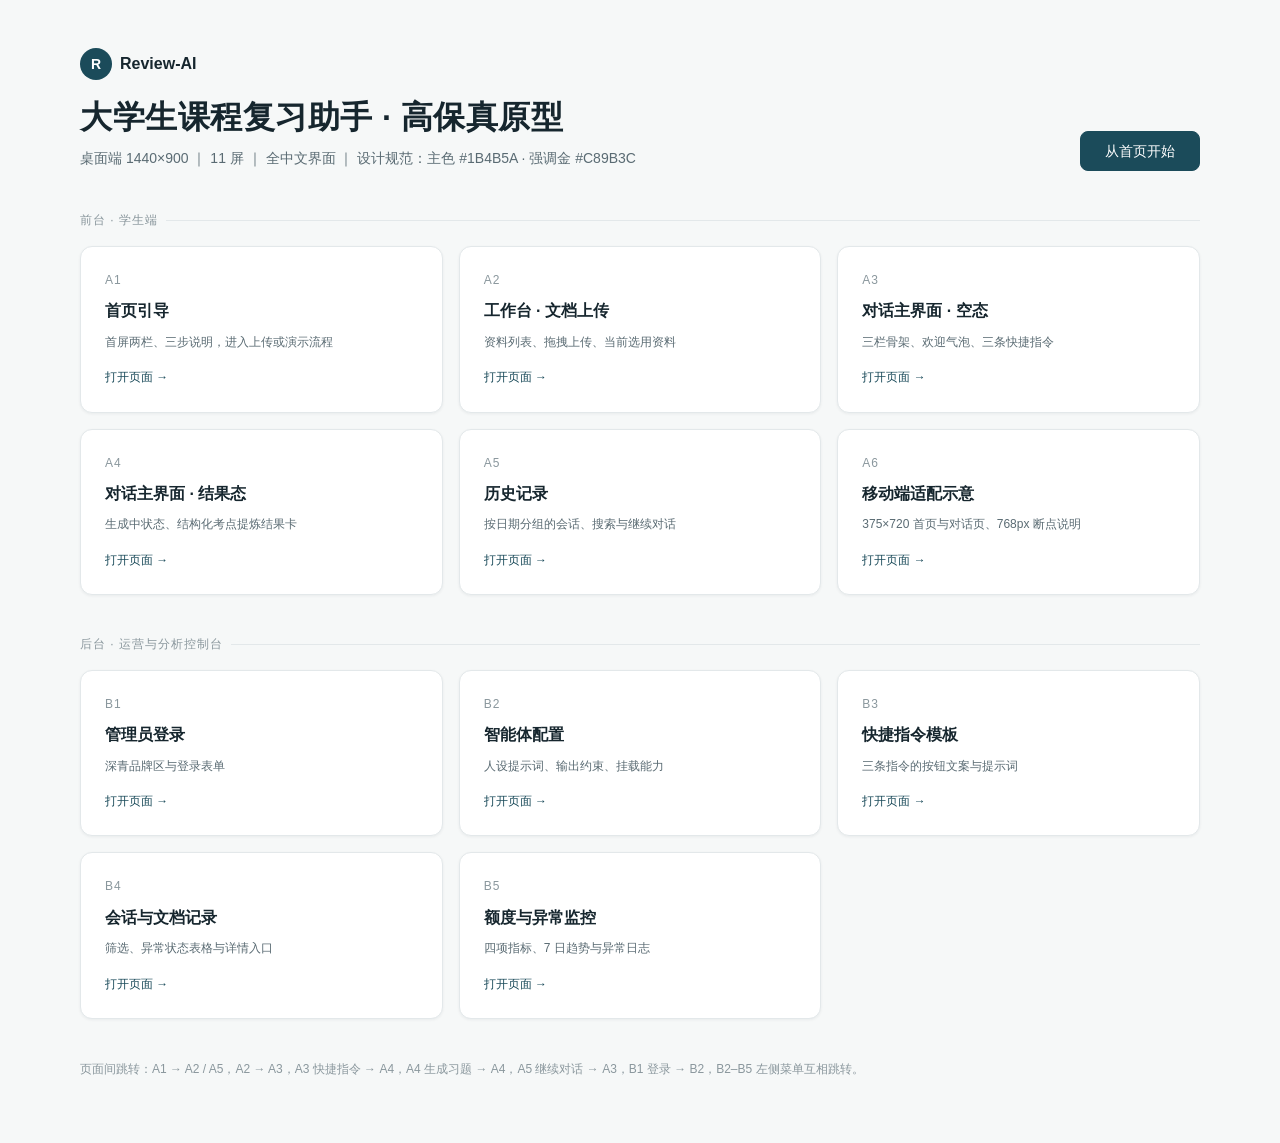
<file: web/index.html>
<!DOCTYPE html>
<html lang="zh-CN">
<head>
<meta charset="UTF-8">
<meta name="viewport" content="width=1440">
<title>Review-AI 原型索引 · 11 屏</title>
<link rel="stylesheet" href="assets/styles.css">
<script src="assets/app.js" defer></script>
</head>
<body>

<main class="ov-wrap">
  <div class="ov-head">
    <div>
      <div class="brand" style="gap: 8px;">
        <span class="brand-mark">R</span>
        <span class="brand-name">Review-AI</span>
      </div>
      <h1 class="page-title" style="margin-top: 16px;">大学生课程复习助手 · 高保真原型</h1>
      <p class="body-text" style="margin-top: 8px;">桌面端 1440×900 ｜ 11 屏 ｜ 全中文界面 ｜ 设计规范：主色 #1B4B5A · 强调金 #C89B3C</p>
    </div>
    <a class="btn btn-primary" href="a1-home.html">从首页开始</a>
  </div>

  <section class="ov-group">
    <div class="ov-group-title">前台 · 学生端</div>
    <div class="ov-grid">
      <a class="card ov-card" href="a1-home.html">
        <span class="ov-no">A1</span>
        <span class="ov-name">首页引导</span>
        <span class="ov-desc">首屏两栏、三步说明，进入上传或演示流程</span>
        <span class="ov-go">打开页面 →</span>
      </a>
      <a class="card ov-card" href="a2-workbench.html">
        <span class="ov-no">A2</span>
        <span class="ov-name">工作台 · 文档上传</span>
        <span class="ov-desc">资料列表、拖拽上传、当前选用资料</span>
        <span class="ov-go">打开页面 →</span>
      </a>
      <a class="card ov-card" href="a3-chat-empty.html">
        <span class="ov-no">A3</span>
        <span class="ov-name">对话主界面 · 空态</span>
        <span class="ov-desc">三栏骨架、欢迎气泡、三条快捷指令</span>
        <span class="ov-go">打开页面 →</span>
      </a>
      <a class="card ov-card" href="a4-chat-result.html">
        <span class="ov-no">A4</span>
        <span class="ov-name">对话主界面 · 结果态</span>
        <span class="ov-desc">生成中状态、结构化考点提炼结果卡</span>
        <span class="ov-go">打开页面 →</span>
      </a>
      <a class="card ov-card" href="a5-history.html">
        <span class="ov-no">A5</span>
        <span class="ov-name">历史记录</span>
        <span class="ov-desc">按日期分组的会话、搜索与继续对话</span>
        <span class="ov-go">打开页面 →</span>
      </a>
      <a class="card ov-card" href="a6-responsive.html">
        <span class="ov-no">A6</span>
        <span class="ov-name">移动端适配示意</span>
        <span class="ov-desc">375×720 首页与对话页、768px 断点说明</span>
        <span class="ov-go">打开页面 →</span>
      </a>
    </div>
  </section>

  <section class="ov-group">
    <div class="ov-group-title">后台 · 运营与分析控制台</div>
    <div class="ov-grid">
      <a class="card ov-card" href="b1-login.html">
        <span class="ov-no">B1</span>
        <span class="ov-name">管理员登录</span>
        <span class="ov-desc">深青品牌区与登录表单</span>
        <span class="ov-go">打开页面 →</span>
      </a>
      <a class="card ov-card" href="b2-agent-config.html">
        <span class="ov-no">B2</span>
        <span class="ov-name">智能体配置</span>
        <span class="ov-desc">人设提示词、输出约束、挂载能力</span>
        <span class="ov-go">打开页面 →</span>
      </a>
      <a class="card ov-card" href="b3-templates.html">
        <span class="ov-no">B3</span>
        <span class="ov-name">快捷指令模板</span>
        <span class="ov-desc">三条指令的按钮文案与提示词</span>
        <span class="ov-go">打开页面 →</span>
      </a>
      <a class="card ov-card" href="b4-records.html">
        <span class="ov-no">B4</span>
        <span class="ov-name">会话与文档记录</span>
        <span class="ov-desc">筛选、异常状态表格与详情入口</span>
        <span class="ov-go">打开页面 →</span>
      </a>
      <a class="card ov-card" href="b5-monitor.html">
        <span class="ov-no">B5</span>
        <span class="ov-name">额度与异常监控</span>
        <span class="ov-desc">四项指标、7 日趋势与异常日志</span>
        <span class="ov-go">打开页面 →</span>
      </a>
    </div>
  </section>

  <p class="foot-note" style="margin-top: 40px;">页面间跳转：A1 → A2 / A5，A2 → A3，A3 快捷指令 → A4，A4 生成习题 → A4，A5 继续对话 → A3，B1 登录 → B2，B2–B5 左侧菜单互相跳转。</p>
</main>

</body>
</html>
</file>
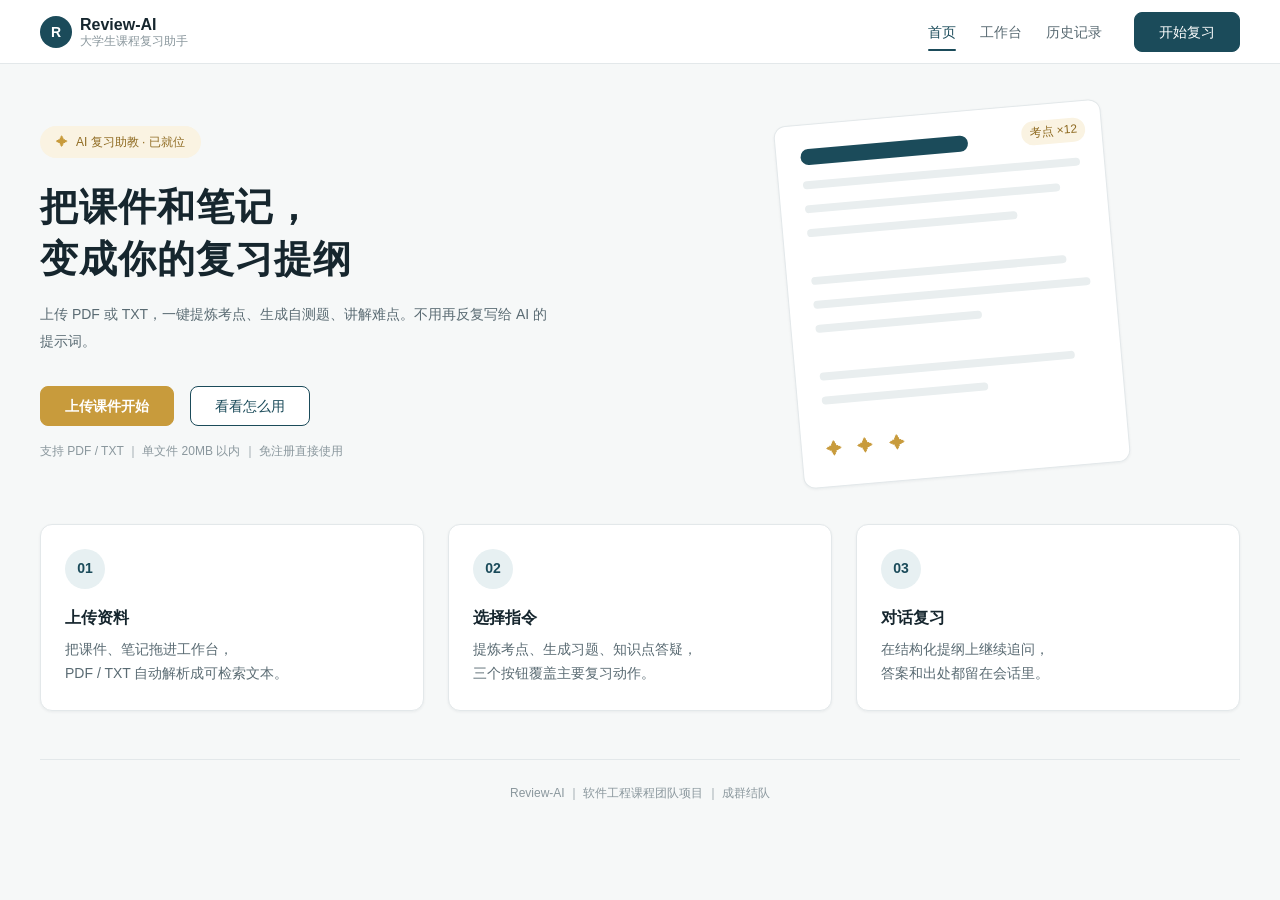
<file: web/a1-home.html>
<!DOCTYPE html>
<html lang="zh-CN">
<head>
<meta charset="UTF-8">
<meta name="viewport" content="width=1440">
<title>前台01_首页引导 · Review-AI</title>
<link rel="stylesheet" href="assets/styles.css">
<script src="assets/app.js" defer></script>
</head>
<body>

<header class="topnav">
  <div class="topnav-inner">
    <a class="brand" href="a1-home.html">
      <span class="brand-mark">R</span>
      <span>
        <span class="brand-name">Review-AI</span>
        <span class="brand-sub">大学生课程复习助手</span>
      </span>
    </a>
    <div class="nav-right">
      <nav class="nav-links">
        <a class="active" href="a1-home.html">首页</a>
        <a href="a2-workbench.html">工作台</a>
        <a href="a5-history.html">历史记录</a>
      </nav>
      <a class="btn btn-primary" href="a2-workbench.html">开始复习</a>
    </div>
  </div>
</header>

<main class="container">
  <section class="hero">
    <div class="hero-copy">
      <span class="ai-pill"><span class="star">✦</span> AI 复习助教 · 已就位</span>
      <h1 class="hero-title">把课件和笔记，<br>变成你的复习提纲</h1>
      <p class="hero-sub">上传 PDF 或 TXT，一键提炼考点、生成自测题、讲解难点。不用再反复写给 AI 的提示词。</p>
      <div class="hero-actions">
        <a class="btn btn-gold" href="a2-workbench.html">上传课件开始</a>
        <a class="btn btn-secondary" href="#how-it-works">看看怎么用</a>
      </div>
      <p class="hero-meta">支持 PDF / TXT ｜ 单文件 20MB 以内 ｜ 免注册直接使用</p>
    </div>

    <div class="hero-visual">
      <div class="hero-doc" aria-hidden="true">
        <span class="hero-doc-tag">考点 ×12</span>
        <div class="doc-title-bar"></div>
        <div class="doc-line w100"></div>
        <div class="doc-line w92"></div>
        <div class="doc-line w76"></div>
        <div class="doc-gap"></div>
        <div class="doc-line w92"></div>
        <div class="doc-line w100"></div>
        <div class="doc-line w60"></div>
        <div class="doc-gap"></div>
        <div class="doc-line w92"></div>
        <div class="doc-line w60"></div>
        <div class="doc-stars"><span>✦</span><span>✦</span><span>✦</span></div>
      </div>
    </div>
  </section>

  <section class="steps" id="how-it-works">
    <article class="step-card card">
      <div class="step-num">01</div>
      <h3 class="step-title">上传资料</h3>
      <p class="step-desc">把课件、笔记拖进工作台，<br>PDF / TXT 自动解析成可检索文本。</p>
    </article>
    <article class="step-card card">
      <div class="step-num">02</div>
      <h3 class="step-title">选择指令</h3>
      <p class="step-desc">提炼考点、生成习题、知识点答疑，<br>三个按钮覆盖主要复习动作。</p>
    </article>
    <article class="step-card card">
      <div class="step-num">03</div>
      <h3 class="step-title">对话复习</h3>
      <p class="step-desc">在结构化提纲上继续追问，<br>答案和出处都留在会话里。</p>
    </article>
  </section>

  <footer class="page-footer">Review-AI ｜ 软件工程课程团队项目 ｜ 成群结队</footer>
</main>

</body>
</html>
</file>
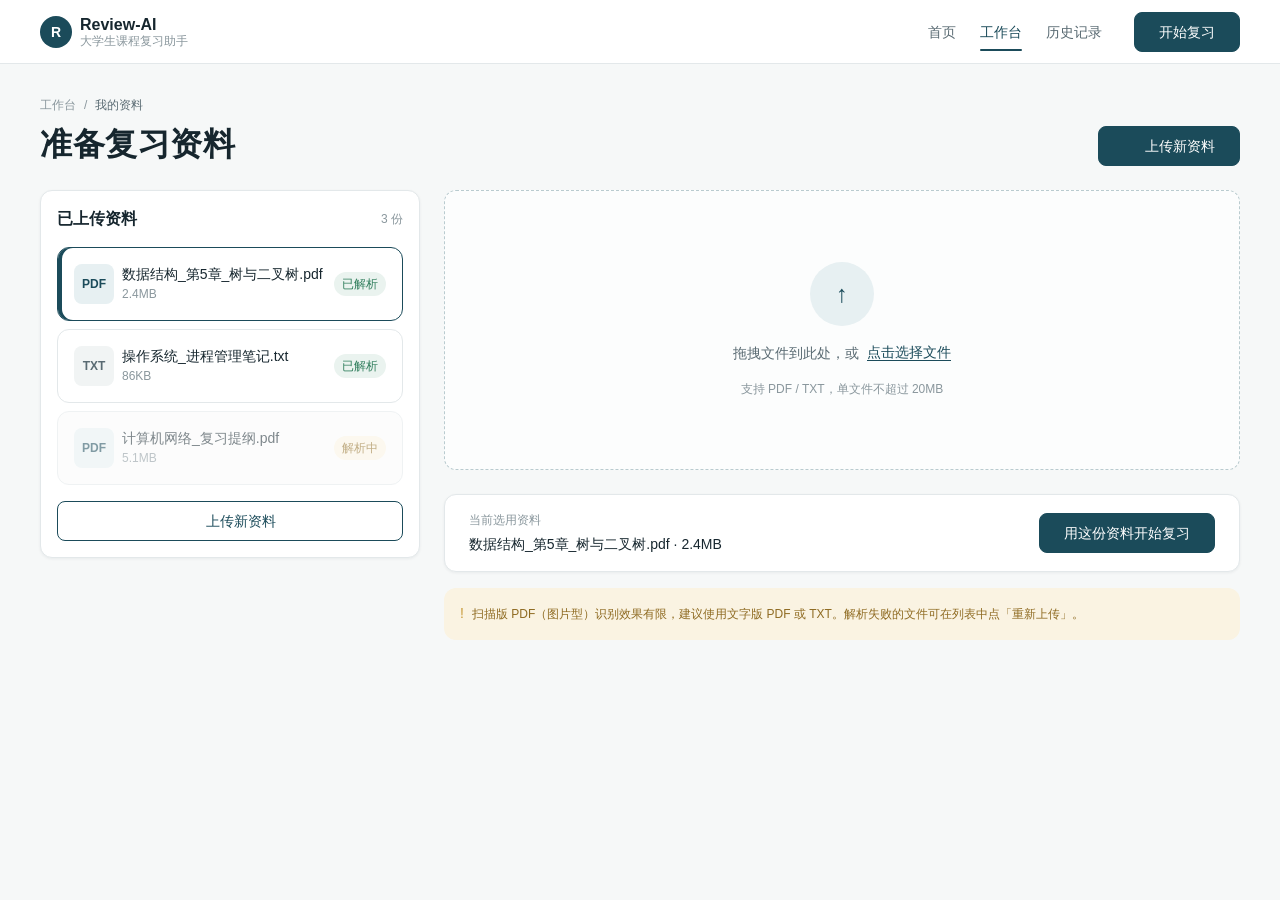
<file: web/a2-workbench.html>
<!DOCTYPE html>
<html lang="zh-CN">
<head>
<meta charset="UTF-8">
<meta name="viewport" content="width=1440">
<title>前台02_工作台-文档上传 · Review-AI</title>
<link rel="stylesheet" href="assets/styles.css">
<script src="assets/app.js" defer></script>
</head>
<body>

<header class="topnav">
  <div class="topnav-inner">
    <a class="brand" href="a1-home.html">
      <span class="brand-mark">R</span>
      <span>
        <span class="brand-name">Review-AI</span>
        <span class="brand-sub">大学生课程复习助手</span>
      </span>
    </a>
    <div class="nav-right">
      <nav class="nav-links">
        <a href="a1-home.html">首页</a>
        <a class="active" href="a2-workbench.html">工作台</a>
        <a href="a5-history.html">历史记录</a>
      </nav>
      <a class="btn btn-primary" href="a2-workbench.html">开始复习</a>
    </div>
  </div>
</header>

<main class="container" style="padding-top: 32px; padding-bottom: 64px;">
  <div class="breadcrumb">
    <a class="breadcrumb-link" href="a2-workbench.html">工作台</a>
    <span class="sep">/</span>
    <span class="current">我的资料</span>
  </div>

  <div class="page-head" style="margin-top: 8px;">
    <h1 class="page-title">准备复习资料</h1>
    <button class="btn btn-primary" type="button" data-upload>
      <iconify-icon icon="@fixed:lucide:plus" aria-hidden="true"></iconify-icon>
      上传新资料
    </button>
  </div>

  <div class="workbench" style="margin-top: 24px;">
    <!-- 左：已上传资料 -->
    <section class="card card-pad-sm" aria-label="已上传资料">
      <div class="panel-head">
        <h2 class="card-title">已上传资料</h2>
        <span class="count-badge"><span id="docCount">3</span> 份</span>
      </div>

      <div class="doc-list" id="docList">
        <div class="doc-card is-selected" data-name="数据结构_第5章_树与二叉树.pdf" data-size="2.4MB" tabindex="0">
          <div class="doc-thumb">PDF</div>
          <div class="doc-info">
            <div class="doc-name">数据结构_第5章_树与二叉树.pdf</div>
            <div class="doc-sub">2.4MB</div>
          </div>
          <span class="status-pill ok doc-status">已解析</span>
        </div>

        <div class="doc-card" data-name="操作系统_进程管理笔记.txt" data-size="86KB" tabindex="0">
          <div class="doc-thumb is-txt">TXT</div>
          <div class="doc-info">
            <div class="doc-name">操作系统_进程管理笔记.txt</div>
            <div class="doc-sub">86KB</div>
          </div>
          <span class="status-pill ok doc-status">已解析</span>
        </div>

        <div class="doc-card is-disabled" aria-disabled="true">
          <div class="doc-thumb">PDF</div>
          <div class="doc-info">
            <div class="doc-name">计算机网络_复习提纲.pdf</div>
            <div class="doc-sub">5.1MB</div>
          </div>
          <span class="status-pill doing doc-status">解析中</span>
        </div>
      </div>

      <div style="margin-top: 16px;">
        <button class="btn btn-secondary btn-block" type="button" data-upload>
          <iconify-icon icon="@fixed:lucide:plus" aria-hidden="true"></iconify-icon>
          上传新资料
        </button>
      </div>
    </section>

    <!-- 右：上传与选用 -->
    <section>
      <div class="dropzone" id="dropzone" role="button" tabindex="0" aria-label="拖拽或点击上传文件">
        <div class="drop-icon" aria-hidden="true"><span class="symbol">↑</span></div>
        <p class="drop-line">
          拖拽文件到此处，或
          <button class="drop-link" type="button" data-upload>点击选择文件</button>
        </p>
        <p class="drop-tip">支持 PDF / TXT，单文件不超过 20MB</p>
        <input id="fileInput" type="file" accept=".pdf,.txt" hidden>
      </div>

      <div class="selected-bar">
        <div>
          <div class="selected-label">当前选用资料</div>
          <div class="selected-name" id="selectedName">数据结构_第5章_树与二叉树.pdf · 2.4MB</div>
        </div>
        <a class="btn btn-primary" href="a3-chat-empty.html">用这份资料开始复习</a>
      </div>

      <div class="alert alert-gold" style="margin-top: 16px;">
        <span class="alert-icon" aria-hidden="true">!</span>
        <span>扫描版 PDF（图片型）识别效果有限，建议使用文字版 PDF 或 TXT。解析失败的文件可在列表中点「重新上传」。</span>
      </div>
    </section>
  </div>
</main>

<script>
  const fileInput = document.getElementById('fileInput');
  const docList = document.getElementById('docList');
  const docCount = document.getElementById('docCount');
  const selectedName = document.getElementById('selectedName');
  const dropzone = document.getElementById('dropzone');

  const openPicker = () => fileInput.click();
  document.querySelectorAll('[data-upload]').forEach((btn) => btn.addEventListener('click', openPicker));
  dropzone.addEventListener('click', (event) => {
    if (event.target.closest('button')) return;
    openPicker();
  });
  dropzone.addEventListener('keydown', (event) => {
    if (event.key === 'Enter' || event.key === ' ') { event.preventDefault(); openPicker(); }
  });

  function selectCard(card) {
    document.querySelectorAll('.doc-card').forEach((item) => item.classList.remove('is-selected'));
    card.classList.add('is-selected');
    selectedName.textContent = card.dataset.name + ' · ' + card.dataset.size;
  }

  docList.addEventListener('click', (event) => {
    const card = event.target.closest('.doc-card');
    if (!card || card.classList.contains('is-disabled')) return;
    selectCard(card);
  });
  docList.addEventListener('keydown', (event) => {
    const card = event.target.closest('.doc-card');
    if (!card || card.classList.contains('is-disabled')) return;
    if (event.key === 'Enter' || event.key === ' ') { event.preventDefault(); selectCard(card); }
  });

  function addFile(file) {
    const isTxt = /\.txt$/i.test(file.name);
    if (!isTxt && !/\.pdf$/i.test(file.name)) {
      showToast('仅支持 PDF / TXT 文件');
      return;
    }
    if (file.size > 20 * 1024 * 1024) {
      showToast('单文件不能超过 20MB');
      return;
    }
    const size = file.size >= 1024 * 1024
      ? (file.size / 1024 / 1024).toFixed(1) + 'MB'
      : Math.max(1, Math.round(file.size / 1024)) + 'KB';
    const card = document.createElement('div');
    card.className = 'doc-card';
    card.tabIndex = 0;
    card.dataset.name = file.name;
    card.dataset.size = size;
    card.innerHTML = '<div class="doc-thumb' + (isTxt ? ' is-txt' : '') + '">' + (isTxt ? 'TXT' : 'PDF') + '</div>'
      + '<div class="doc-info"><div class="doc-name"></div><div class="doc-sub">' + size + '</div></div>'
      + '<span class="status-pill ok doc-status">已解析</span>';
    card.querySelector('.doc-name').textContent = file.name;
    docList.prepend(card);
    selectCard(card);
    docCount.textContent = String(docList.querySelectorAll('.doc-card').length);
    showToast('已上传并完成解析');
  }

  fileInput.addEventListener('change', () => {
    if (fileInput.files && fileInput.files[0]) addFile(fileInput.files[0]);
    fileInput.value = '';
  });

  ['dragenter', 'dragover'].forEach((type) => dropzone.addEventListener(type, (event) => {
    event.preventDefault();
    dropzone.classList.add('is-over');
  }));
  ['dragleave', 'drop'].forEach((type) => dropzone.addEventListener(type, (event) => {
    event.preventDefault();
    dropzone.classList.remove('is-over');
  }));
  dropzone.addEventListener('drop', (event) => {
    const file = event.dataTransfer && event.dataTransfer.files[0];
    if (file) addFile(file);
  });
</script>

</body>
</html>
</file>
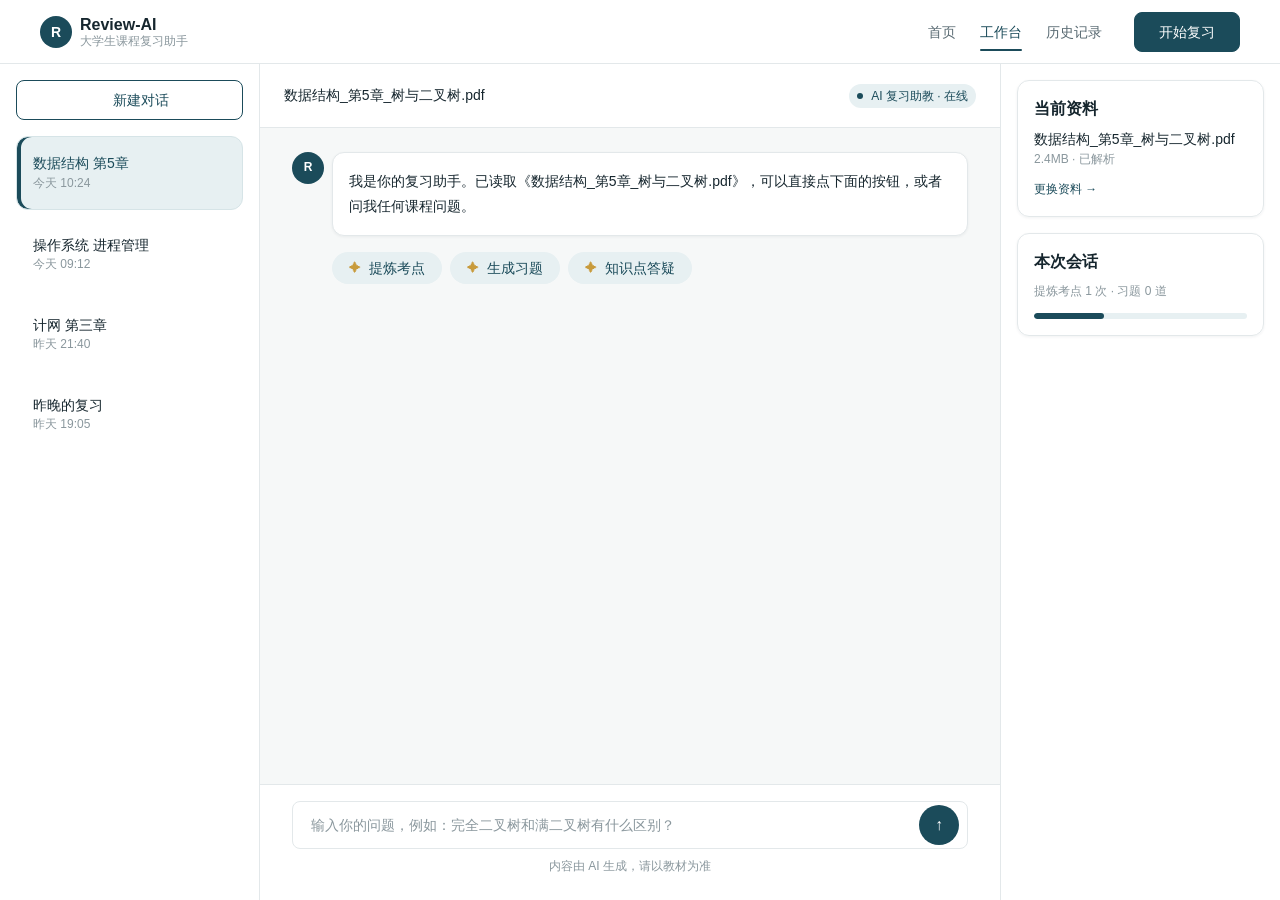
<file: web/a3-chat-empty.html>
<!DOCTYPE html>
<html lang="zh-CN">
<head>
<meta charset="UTF-8">
<meta name="viewport" content="width=1440">
<title>前台03_对话主界面-空态 · Review-AI</title>
<link rel="stylesheet" href="assets/styles.css">
<script src="assets/app.js" defer></script>
</head>
<body class="app-page">

<header class="topnav">
  <div class="topnav-inner">
    <a class="brand" href="a1-home.html">
      <span class="brand-mark">R</span>
      <span>
        <span class="brand-name">Review-AI</span>
        <span class="brand-sub">大学生课程复习助手</span>
      </span>
    </a>
    <div class="nav-right">
      <nav class="nav-links">
        <a href="a1-home.html">首页</a>
        <a class="active" href="a2-workbench.html">工作台</a>
        <a href="a5-history.html">历史记录</a>
      </nav>
      <a class="btn btn-primary" href="a2-workbench.html">开始复习</a>
    </div>
  </div>
</header>

<div class="chat-app">
  <!-- 左：会话列表 -->
  <aside class="conv-panel" aria-label="会话列表">
    <button class="btn btn-secondary btn-block" type="button" id="newChat">
      <iconify-icon icon="@fixed:lucide:plus" aria-hidden="true"></iconify-icon>
      新建对话
    </button>
    <div class="conv-list">
      <a class="conv-item is-active" href="a3-chat-empty.html">
        <div class="conv-title">数据结构 第5章</div>
        <div class="conv-time">今天 10:24</div>
      </a>
      <button class="conv-item" type="button" data-demo>
        <div class="conv-title">操作系统 进程管理</div>
        <div class="conv-time">今天 09:12</div>
      </button>
      <button class="conv-item" type="button" data-demo>
        <div class="conv-title">计网 第三章</div>
        <div class="conv-time">昨天 21:40</div>
      </button>
      <button class="conv-item" type="button" data-demo>
        <div class="conv-title">昨晚的复习</div>
        <div class="conv-time">昨天 19:05</div>
      </button>
    </div>
  </aside>

  <!-- 中：对话区 -->
  <section class="chat-main">
    <div class="chat-head">
      <div class="chat-file">
        <span class="name">数据结构_第5章_树与二叉树.pdf</span>
      </div>
      <span class="ai-state"><span class="dot"></span> AI 复习助教 · 在线</span>
    </div>

    <div class="messages">
      <div class="msg-row">
        <div class="avatar" aria-hidden="true">R</div>
        <div class="bubble-ai">
          我是你的复习助手。已读取《数据结构_第5章_树与二叉树.pdf》，可以直接点下面的按钮，或者问我任何课程问题。
        </div>
      </div>
      <div class="chip-row">
        <a class="chip" href="a4-chat-result.html"><span class="star">✦</span> 提炼考点</a>
        <a class="chip" href="a4-chat-result.html"><span class="star">✦</span> 生成习题</a>
        <a class="chip" href="a4-chat-result.html"><span class="star">✦</span> 知识点答疑</a>
      </div>
    </div>

    <div class="composer">
      <form class="composer-box" id="composerForm">
        <input id="questionInput" type="text" autocomplete="off" placeholder="输入你的问题，例如：完全二叉树和满二叉树有什么区别？" aria-label="输入你的问题">
        <button class="send-btn" type="submit" aria-label="发送">
          <span class="symbol" aria-hidden="true">↑</span>
        </button>
      </form>
      <p class="composer-tip">内容由 AI 生成，请以教材为准</p>
    </div>
  </section>

  <!-- 右：上下文 -->
  <aside class="ctx-panel" aria-label="会话上下文">
    <section class="ctx-card">
      <h2 class="card-title">当前资料</h2>
      <div class="ctx-file">数据结构_第5章_树与二叉树.pdf</div>
      <div class="ctx-meta">2.4MB · 已解析</div>
      <div style="margin-top: 8px;">
        <a class="text-link text-link-sm" href="a2-workbench.html">更换资料 →</a>
      </div>
    </section>

    <section class="ctx-card">
      <h2 class="card-title">本次会话</h2>
      <div class="ctx-meta" style="margin-top: 8px;">提炼考点 1 次 · 习题 0 道</div>
      <div class="mini-progress" role="progressbar" aria-valuenow="33" aria-valuemin="0" aria-valuemax="100" aria-label="本次会话进度">
        <span style="width: 33%"></span>
      </div>
    </section>
  </aside>
</div>

<script>
  document.getElementById('newChat').addEventListener('click', () => showToast('已新建对话'));
  document.querySelectorAll('[data-demo]').forEach((item) => {
    item.addEventListener('click', () => showToast('演示原型仅提供「数据结构 第5章」会话内容'));
  });
  document.getElementById('composerForm').addEventListener('submit', (event) => {
    event.preventDefault();
    if (!document.getElementById('questionInput').value.trim()) {
      showToast('先输入一个课程问题');
      return;
    }
    window.location.href = 'a4-chat-result.html';
  });
</script>

</body>
</html>
</file>
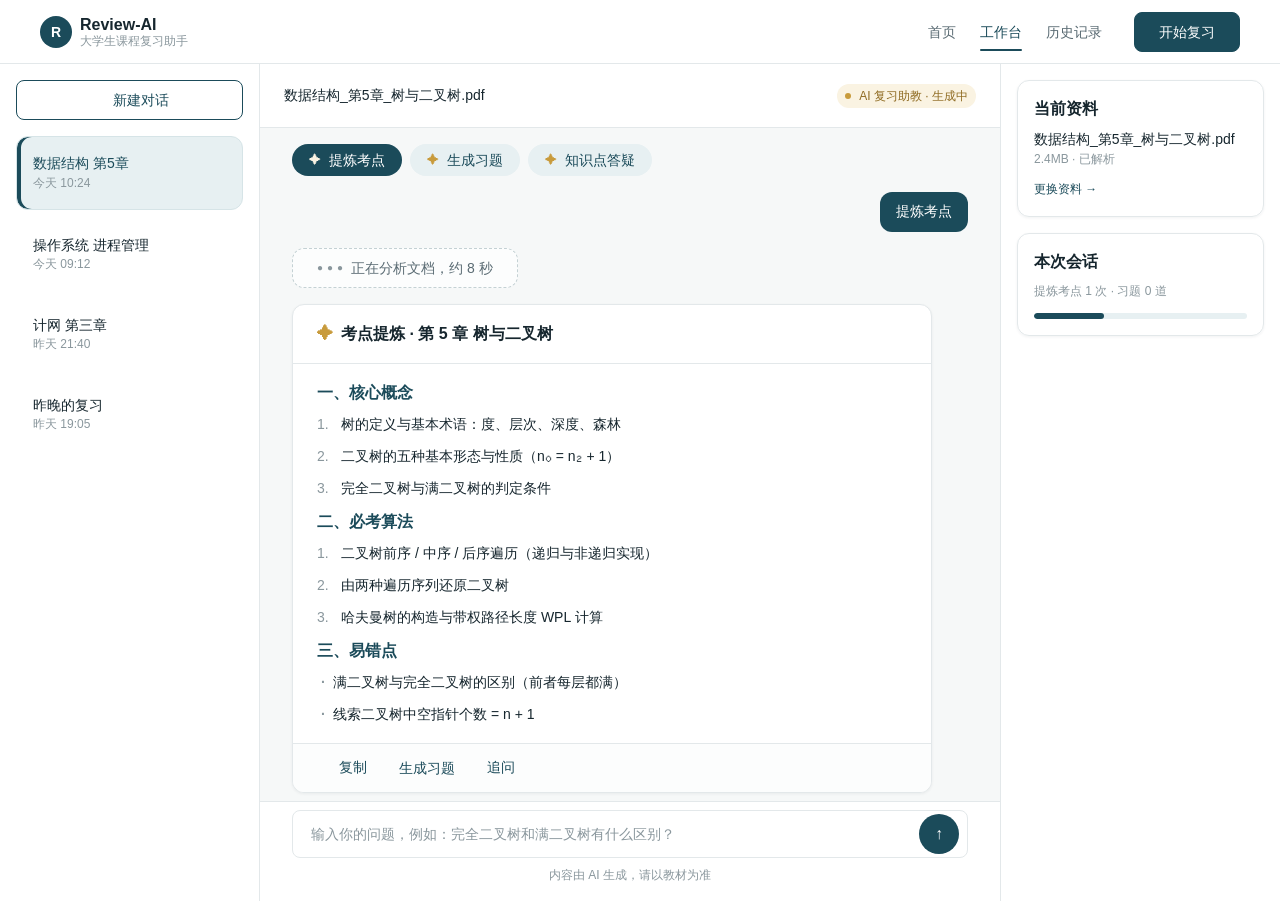
<file: web/a4-chat-result.html>
<!DOCTYPE html>
<html lang="zh-CN">
<head>
<meta charset="UTF-8">
<meta name="viewport" content="width=1440">
<title>前台04_对话主界面-结果态 · Review-AI</title>
<link rel="stylesheet" href="assets/styles.css">
<script src="assets/app.js" defer></script>
</head>
<body class="app-page">

<header class="topnav">
  <div class="topnav-inner">
    <a class="brand" href="a1-home.html">
      <span class="brand-mark">R</span>
      <span>
        <span class="brand-name">Review-AI</span>
        <span class="brand-sub">大学生课程复习助手</span>
      </span>
    </a>
    <div class="nav-right">
      <nav class="nav-links">
        <a href="a1-home.html">首页</a>
        <a class="active" href="a2-workbench.html">工作台</a>
        <a href="a5-history.html">历史记录</a>
      </nav>
      <a class="btn btn-primary" href="a2-workbench.html">开始复习</a>
    </div>
  </div>
</header>

<div class="chat-app">
  <!-- 左：会话列表 -->
  <aside class="conv-panel" aria-label="会话列表">
    <button class="btn btn-secondary btn-block" type="button" id="newChat">
      <iconify-icon icon="@fixed:lucide:plus" aria-hidden="true"></iconify-icon>
      新建对话
    </button>
    <div class="conv-list">
      <a class="conv-item is-active" href="a4-chat-result.html">
        <div class="conv-title">数据结构 第5章</div>
        <div class="conv-time">今天 10:24</div>
      </a>
      <button class="conv-item" type="button" data-demo>
        <div class="conv-title">操作系统 进程管理</div>
        <div class="conv-time">今天 09:12</div>
      </button>
      <button class="conv-item" type="button" data-demo>
        <div class="conv-title">计网 第三章</div>
        <div class="conv-time">昨天 21:40</div>
      </button>
      <button class="conv-item" type="button" data-demo>
        <div class="conv-title">昨晚的复习</div>
        <div class="conv-time">昨天 19:05</div>
      </button>
    </div>
  </aside>

  <!-- 中：对话区 -->
  <section class="chat-main">
    <div class="chat-head">
      <div class="chat-file">
        <span class="name">数据结构_第5章_树与二叉树.pdf</span>
      </div>
      <span class="ai-state is-busy"><span class="dot"></span> AI 复习助教 · 生成中</span>
    </div>

    <div class="messages is-result">
      <div class="chip-row" style="padding-left: 0;">
        <a class="chip is-active" href="a4-chat-result.html"><span class="star">✦</span> 提炼考点</a>
        <a class="chip" href="a4-chat-result.html"><span class="star">✦</span> 生成习题</a>
        <a class="chip" href="a4-chat-result.html"><span class="star">✦</span> 知识点答疑</a>
      </div>

      <div class="bubble-user">提炼考点</div>

      <div class="loading-bubble">
        <span class="loading-dots" aria-hidden="true"><i>●</i><i>●</i><i>●</i></span>
        正在分析文档，约 8 秒
      </div>

      <article class="result-card" id="resultCard">
        <div class="result-head"><span class="star" aria-hidden="true">✦</span> 考点提炼 · 第 5 章 树与二叉树</div>
        <div class="result-body">
          <section class="result-section">
            <h4>一、核心概念</h4>
            <ul class="result-list">
              <li><span class="idx">1.</span>树的定义与基本术语：度、层次、深度、森林</li>
              <li><span class="idx">2.</span>二叉树的五种基本形态与性质（n₀ = n₂ + 1）</li>
              <li><span class="idx">3.</span>完全二叉树与满二叉树的判定条件</li>
            </ul>
          </section>
          <section class="result-section">
            <h4>二、必考算法</h4>
            <ul class="result-list">
              <li><span class="idx">1.</span>二叉树前序 / 中序 / 后序遍历（递归与非递归实现）</li>
              <li><span class="idx">2.</span>由两种遍历序列还原二叉树</li>
              <li><span class="idx">3.</span>哈夫曼树的构造与带权路径长度 WPL 计算</li>
            </ul>
          </section>
          <section class="result-section">
            <h4>三、易错点</h4>
            <ul class="result-list dots">
              <li>满二叉树与完全二叉树的区别（前者每层都满）</li>
              <li>线索二叉树中空指针个数 = n + 1</li>
            </ul>
          </section>
        </div>
        <div class="result-foot">
          <button class="foot-btn" type="button" id="copyResult">
            <iconify-icon icon="@fixed:lucide:copy" aria-hidden="true"></iconify-icon>
            复制
          </button>
          <a class="foot-btn" href="a4-chat-result.html">生成习题</a>
          <button class="foot-btn" type="button" id="followUp">追问</button>
        </div>
      </article>
    </div>

    <div class="composer is-compact">
      <form class="composer-box" id="composerForm">
        <input id="questionInput" type="text" autocomplete="off" placeholder="输入你的问题，例如：完全二叉树和满二叉树有什么区别？" aria-label="输入你的问题">
        <button class="send-btn" type="submit" aria-label="发送">
          <span class="symbol" aria-hidden="true">↑</span>
        </button>
      </form>
      <p class="composer-tip">内容由 AI 生成，请以教材为准</p>
    </div>
  </section>

  <!-- 右：上下文 -->
  <aside class="ctx-panel" aria-label="会话上下文">
    <section class="ctx-card">
      <h2 class="card-title">当前资料</h2>
      <div class="ctx-file">数据结构_第5章_树与二叉树.pdf</div>
      <div class="ctx-meta">2.4MB · 已解析</div>
      <div style="margin-top: 8px;">
        <a class="text-link text-link-sm" href="a2-workbench.html">更换资料 →</a>
      </div>
    </section>

    <section class="ctx-card">
      <h2 class="card-title">本次会话</h2>
      <div class="ctx-meta" style="margin-top: 8px;">提炼考点 1 次 · 习题 0 道</div>
      <div class="mini-progress" role="progressbar" aria-valuenow="33" aria-valuemin="0" aria-valuemax="100" aria-label="本次会话进度">
        <span style="width: 33%"></span>
      </div>
    </section>
  </aside>
</div>

<script>
  document.getElementById('newChat').addEventListener('click', () => showToast('已新建对话'));
  document.querySelectorAll('[data-demo]').forEach((item) => {
    item.addEventListener('click', () => showToast('演示原型仅提供「数据结构 第5章」会话内容'));
  });

  document.getElementById('copyResult').addEventListener('click', async () => {
    const text = document.getElementById('resultCard').innerText;
    try {
      await navigator.clipboard.writeText(text);
      showToast('已复制考点提炼内容');
    } catch (error) {
      showToast('浏览器未允许复制，请手动选择文本');
    }
  });

  document.getElementById('followUp').addEventListener('click', () => {
    document.getElementById('questionInput').focus();
  });

  document.getElementById('composerForm').addEventListener('submit', (event) => {
    event.preventDefault();
    if (!document.getElementById('questionInput').value.trim()) {
      showToast('先输入一个课程问题');
      return;
    }
    window.location.href = 'a4-chat-result.html';
  });
</script>

</body>
</html>
</file>
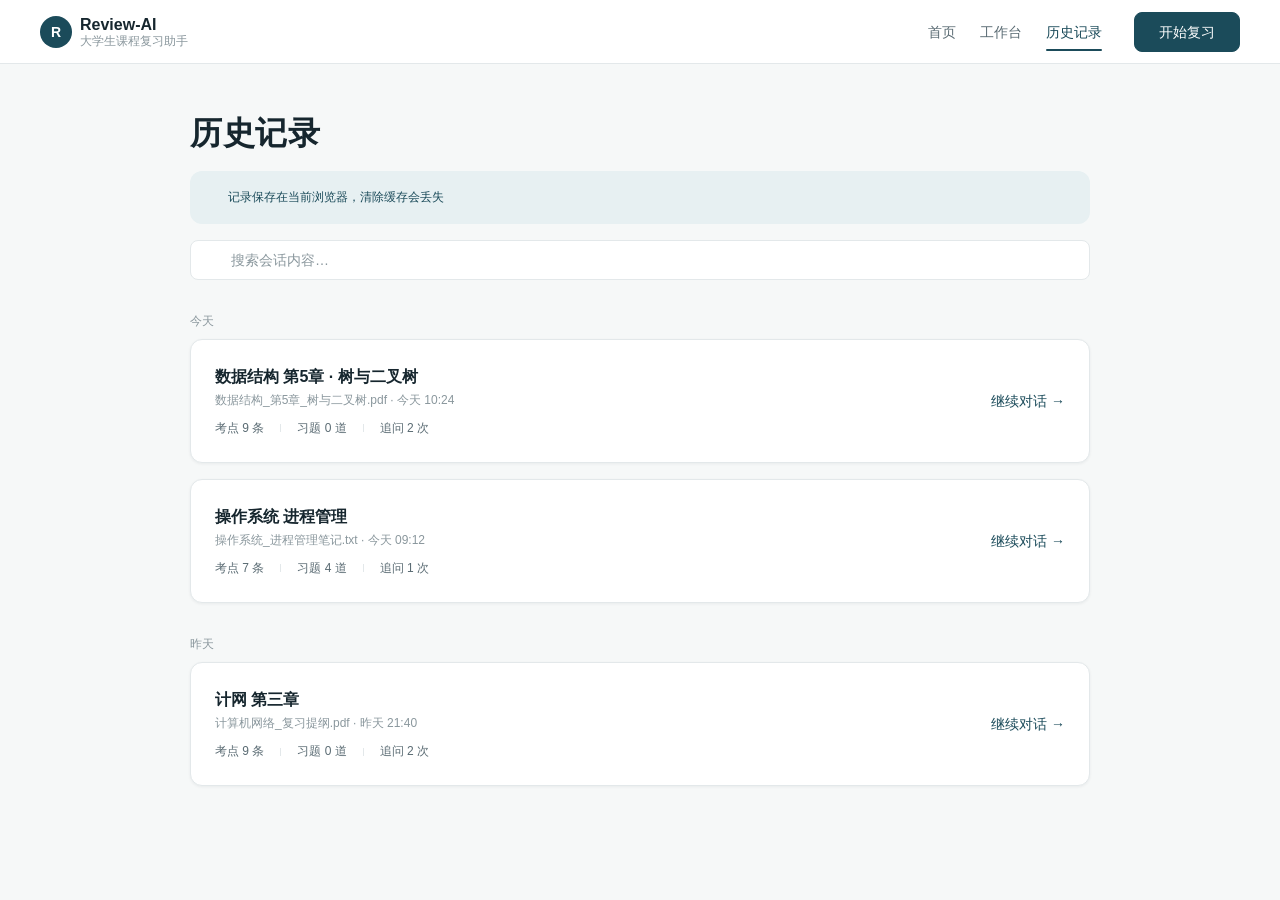
<file: web/a5-history.html>
<!DOCTYPE html>
<html lang="zh-CN">
<head>
<meta charset="UTF-8">
<meta name="viewport" content="width=1440">
<title>前台05_历史记录 · Review-AI</title>
<link rel="stylesheet" href="assets/styles.css">
<script src="assets/app.js" defer></script>
</head>
<body>

<header class="topnav">
  <div class="topnav-inner">
    <a class="brand" href="a1-home.html">
      <span class="brand-mark">R</span>
      <span>
        <span class="brand-name">Review-AI</span>
        <span class="brand-sub">大学生课程复习助手</span>
      </span>
    </a>
    <div class="nav-right">
      <nav class="nav-links">
        <a href="a1-home.html">首页</a>
        <a href="a2-workbench.html">工作台</a>
        <a class="active" href="a5-history.html">历史记录</a>
      </nav>
      <a class="btn btn-primary" href="a2-workbench.html">开始复习</a>
    </div>
  </div>
</header>

<main class="narrow" style="padding-top: 48px; padding-bottom: 64px;">
  <h1 class="page-title">历史记录</h1>

  <div class="alert alert-info" style="margin-top: 16px;">
    <span class="alert-icon" aria-hidden="true">
      <iconify-icon icon="@fixed:lucide:info"></iconify-icon>
    </span>
    <span>记录保存在当前浏览器，清除缓存会丢失</span>
  </div>

  <div class="search-box" style="margin-top: 16px;">
    <iconify-icon icon="@fixed:lucide:search" aria-hidden="true"></iconify-icon>
    <input id="historySearch" type="text" placeholder="搜索会话内容…" aria-label="搜索会话内容">
  </div>

  <section class="hist-group" data-group style="margin-top: 32px;">
    <div class="day-label">今天</div>
    <div style="display: flex; flex-direction: column; gap: 16px;">
      <article class="card hist-card" data-search="数据结构 第5章 树与二叉树 数据结构_第5章_树与二叉树.pdf">
        <div class="hist-main">
          <h2 class="hist-title">数据结构 第5章 · 树与二叉树</h2>
          <div class="hist-src">数据结构_第5章_树与二叉树.pdf · 今天 10:24</div>
          <div class="hist-sums">
            <span>考点 9 条</span>
            <span>习题 0 道</span>
            <span>追问 2 次</span>
          </div>
        </div>
        <a class="text-link hist-go" href="a3-chat-empty.html">继续对话 →</a>
      </article>

      <article class="card hist-card" data-search="操作系统 进程管理 操作系统_进程管理笔记.txt">
        <div class="hist-main">
          <h2 class="hist-title">操作系统 进程管理</h2>
          <div class="hist-src">操作系统_进程管理笔记.txt · 今天 09:12</div>
          <div class="hist-sums">
            <span>考点 7 条</span>
            <span>习题 4 道</span>
            <span>追问 1 次</span>
          </div>
        </div>
        <a class="text-link hist-go" href="a3-chat-empty.html">继续对话 →</a>
      </article>
    </div>
  </section>

  <section class="hist-group" data-group style="margin-top: 32px;">
    <div class="day-label">昨天</div>
    <div style="display: flex; flex-direction: column; gap: 16px;">
      <article class="card hist-card" data-search="计网 第三章 计算机网络_复习提纲.pdf">
        <div class="hist-main">
          <h2 class="hist-title">计网 第三章</h2>
          <div class="hist-src">计算机网络_复习提纲.pdf · 昨天 21:40</div>
          <div class="hist-sums">
            <span>考点 9 条</span>
            <span>习题 0 道</span>
            <span>追问 2 次</span>
          </div>
        </div>
        <a class="text-link hist-go" href="a3-chat-empty.html">继续对话 →</a>
      </article>
    </div>
  </section>

  <p class="aux-text" id="searchEmpty" hidden style="margin-top: 32px;">没有匹配的会话，换个关键词试试。</p>
</main>

<script>
  const searchInput = document.getElementById('historySearch');
  searchInput.addEventListener('input', () => {
    const keyword = searchInput.value.trim().toLowerCase();
    let visible = 0;
    document.querySelectorAll('.hist-card').forEach((card) => {
      const hit = !keyword || card.dataset.search.toLowerCase().includes(keyword);
      card.hidden = !hit;
      if (hit) visible += 1;
    });
    document.querySelectorAll('[data-group]').forEach((group) => {
      const hasCard = Array.from(group.querySelectorAll('.hist-card')).some((card) => !card.hidden);
      group.hidden = !hasCard;
    });
    document.getElementById('searchEmpty').hidden = visible > 0;
  });
</script>

</body>
</html>
</file>
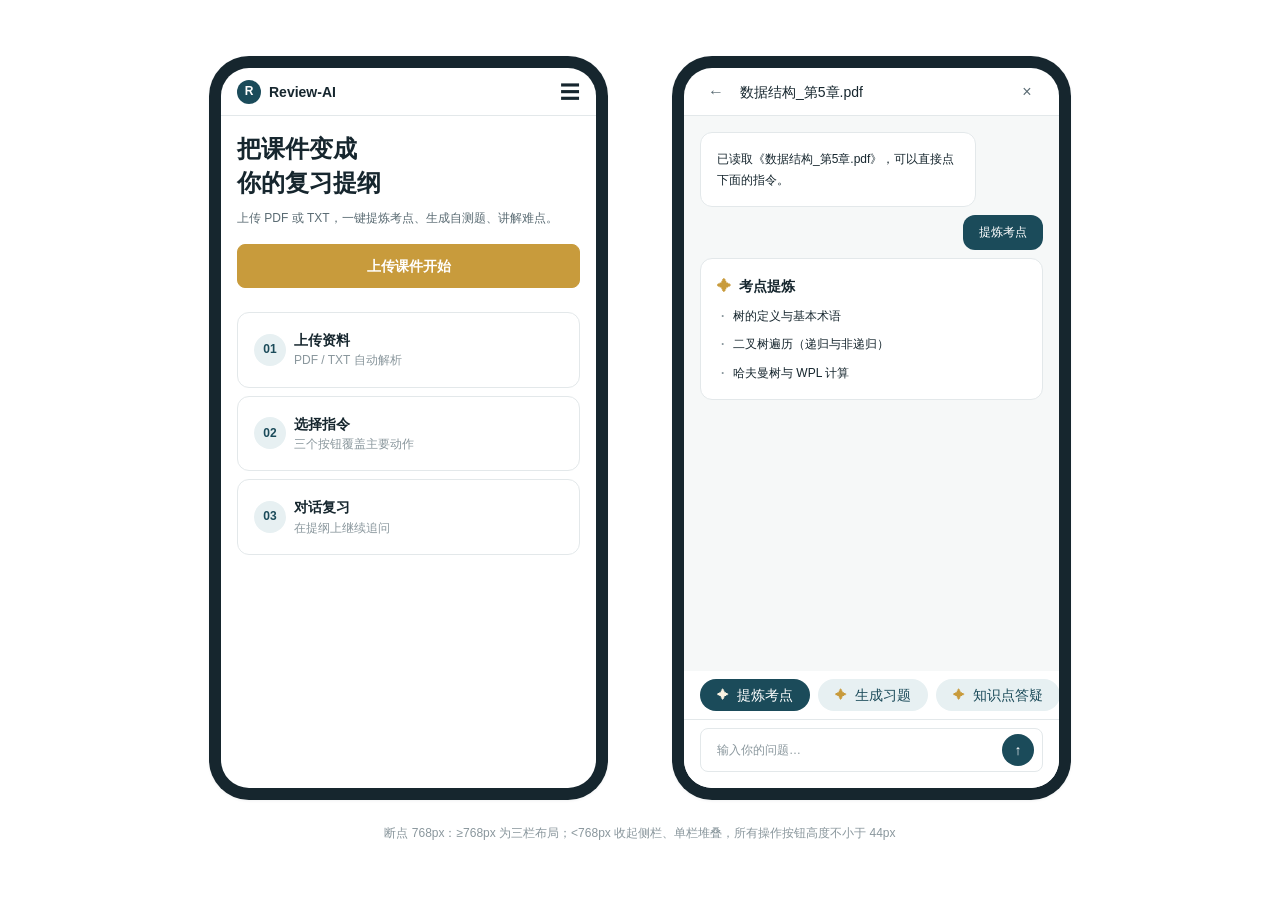
<file: web/a6-responsive.html>
<!DOCTYPE html>
<html lang="zh-CN">
<head>
<meta charset="UTF-8">
<meta name="viewport" content="width=1440">
<title>前台06_移动端适配 · Review-AI</title>
<link rel="stylesheet" href="assets/styles.css">
<script src="assets/app.js" defer></script>
</head>
<body>

<main class="spec-page">
  <div class="phones">
    <!-- 左：首页移动版 -->
    <div class="phone-shell">
      <div class="phone-screen">
        <div class="m-nav">
          <div class="m-brand"><span class="brand-mark">R</span> Review-AI</div>
          <span class="m-menu" aria-label="菜单" role="img"><span class="symbol" aria-hidden="true">☰</span></span>
        </div>
        <div class="m-body">
          <h1 class="m-title">把课件变成<br>你的复习提纲</h1>
          <p class="m-sub">上传 PDF 或 TXT，一键提炼考点、生成自测题、讲解难点。</p>
          <button class="btn btn-gold m-btn" type="button" onclick="window.location.href='a2-workbench.html'" style="margin-top: 16px;">上传课件开始</button>
          <div style="display: flex; flex-direction: column; gap: 8px; margin-top: 24px;">
            <div class="m-step">
              <div class="step-num">01</div>
              <div>
                <div class="m-step-title">上传资料</div>
                <div class="m-step-desc">PDF / TXT 自动解析</div>
              </div>
            </div>
            <div class="m-step">
              <div class="step-num">02</div>
              <div>
                <div class="m-step-title">选择指令</div>
                <div class="m-step-desc">三个按钮覆盖主要动作</div>
              </div>
            </div>
            <div class="m-step">
              <div class="step-num">03</div>
              <div>
                <div class="m-step-title">对话复习</div>
                <div class="m-step-desc">在提纲上继续追问</div>
              </div>
            </div>
          </div>
        </div>
      </div>
    </div>

    <!-- 右：对话页移动版 -->
    <div class="phone-shell">
      <div class="phone-screen">
        <div class="m-chat-head">
          <button class="icon-btn" type="button" aria-label="返回" onclick="history.length > 1 ? history.back() : window.location.href='a3-chat-empty.html'">
            <span class="symbol" aria-hidden="true">←</span>
          </button>
          <span class="name">数据结构_第5章.pdf</span>
          <a class="icon-btn" href="a3-chat-empty.html" aria-label="关闭">
            <span class="symbol" aria-hidden="true">×</span>
          </a>
        </div>

        <div class="m-chat-body">
          <div class="m-bubble-ai">已读取《数据结构_第5章.pdf》，可以直接点下面的指令。</div>
          <div class="m-bubble-user">提炼考点</div>
          <div class="m-result">
            <div class="m-result-title"><span class="star">✦</span> 考点提炼</div>
            <ul>
              <li>树的定义与基本术语</li>
              <li>二叉树遍历（递归与非递归）</li>
              <li>哈夫曼树与 WPL 计算</li>
            </ul>
          </div>
        </div>

        <div class="m-chips">
          <span class="chip is-active"><span class="star">✦</span> 提炼考点</span>
          <span class="chip"><span class="star">✦</span> 生成习题</span>
          <span class="chip"><span class="star">✦</span> 知识点答疑</span>
        </div>

        <div class="m-composer">
          <div class="m-input">
            <span style="flex: 1;">输入你的问题…</span>
            <span class="m-send" aria-hidden="true"><span class="symbol">↑</span></span>
          </div>
        </div>
      </div>
    </div>
  </div>

  <p class="phone-caption">断点 768px：≥768px 为三栏布局；&lt;768px 收起侧栏、单栏堆叠，所有操作按钮高度不小于 44px</p>
</main>

</body>
</html>
</file>
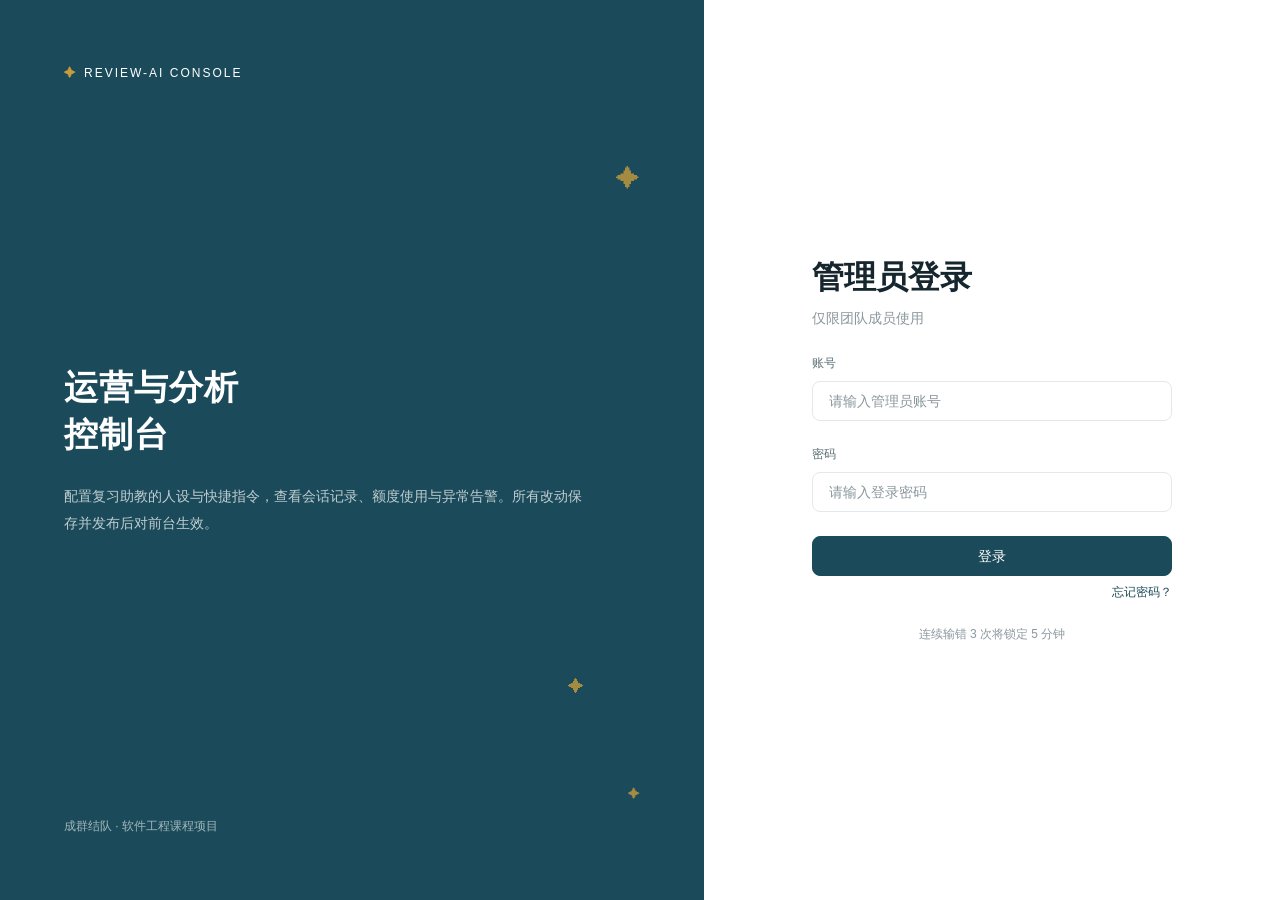
<file: web/b1-login.html>
<!DOCTYPE html>
<html lang="zh-CN">
<head>
<meta charset="UTF-8">
<meta name="viewport" content="width=1440">
<title>后台01_管理员登录 · Review-AI</title>
<link rel="stylesheet" href="assets/styles.css">
<script src="assets/app.js" defer></script>
</head>
<body>

<div class="login-page">
  <section class="login-left">
    <div class="console-mark"><span class="star">✦</span> REVIEW-AI CONSOLE</div>

    <div class="login-hero">
      <h1 class="login-title">运营与分析<br>控制台</h1>
      <p class="login-desc">配置复习助教的人设与快捷指令，查看会话记录、额度使用与异常告警。所有改动保存并发布后对前台生效。</p>
    </div>

    <div class="login-foot">成群结队 · 软件工程课程项目</div>

    <span class="login-deco d1" aria-hidden="true">✦</span>
    <span class="login-deco d2" aria-hidden="true">✦</span>
    <span class="login-deco d3" aria-hidden="true">✦</span>
  </section>

  <section class="login-right">
    <form class="login-form" id="loginForm" novalidate>
      <h2 class="login-form-title">管理员登录</h2>
      <p class="login-form-sub">仅限团队成员使用</p>

      <div class="field">
        <label class="field-label" for="account">账号</label>
        <input class="input" id="account" name="account" type="text" autocomplete="username" placeholder="请输入管理员账号">
      </div>

      <div class="field">
        <label class="field-label" for="password">密码</label>
        <input class="input" id="password" name="password" type="password" autocomplete="current-password" placeholder="请输入登录密码">
      </div>

      <div style="margin-top: 24px;">
        <button class="btn btn-primary btn-block" type="submit">登录</button>
      </div>

      <div class="form-line">
        <button class="link-btn" type="button" id="forgot" style="font-size: 12px;">忘记密码？</button>
      </div>

      <p class="form-note">连续输错 3 次将锁定 5 分钟</p>
    </form>
  </section>
</div>

<script>
  document.getElementById('loginForm').addEventListener('submit', (event) => {
    event.preventDefault();
    const account = document.getElementById('account').value.trim();
    const password = document.getElementById('password').value.trim();
    if (!account || !password) {
      showToast('请输入账号和密码');
      return;
    }
    window.location.href = 'b2-agent-config.html';
  });

  document.getElementById('forgot').addEventListener('click', () => {
    showToast('请联系团队管理员重置密码');
  });
</script>

</body>
</html>
</file>
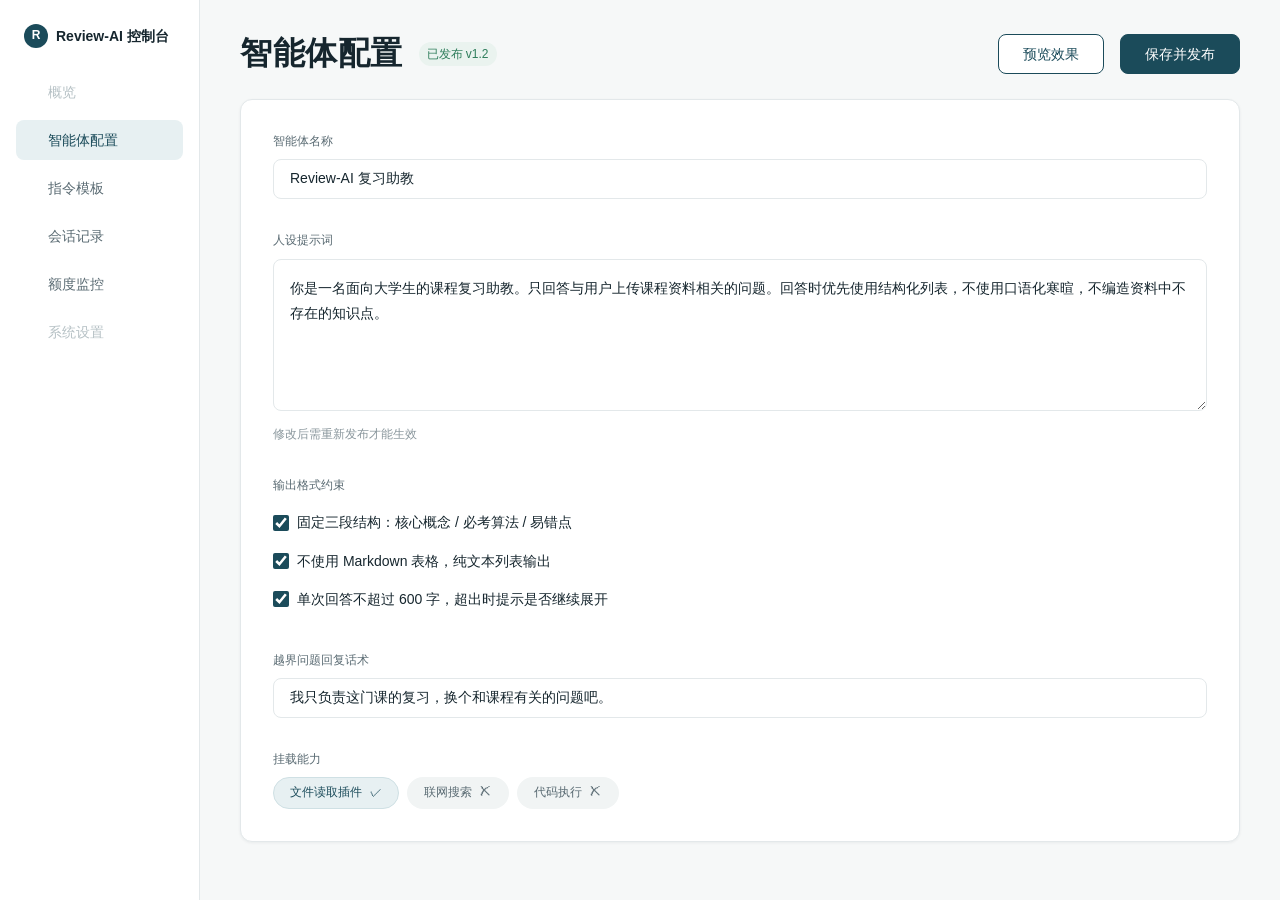
<file: web/b2-agent-config.html>
<!DOCTYPE html>
<html lang="zh-CN">
<head>
<meta charset="UTF-8">
<meta name="viewport" content="width=1440">
<title>后台02_智能体配置 · Review-AI</title>
<link rel="stylesheet" href="assets/styles.css">
<script src="assets/app.js" defer></script>
</head>
<body>

<div class="admin-shell">
  <aside class="sidebar">
    <a class="sidebar-brand" href="b2-agent-config.html">
      <span class="brand-mark">R</span>
      <span class="name">Review-AI 控制台</span>
    </a>
    <nav class="side-menu" aria-label="控制台菜单">
      <span class="side-item is-disabled" aria-disabled="true" title="本原型未包含该页面">
        <iconify-icon icon="@fixed:lucide:layout-dashboard" aria-hidden="true"></iconify-icon>
        概览
      </span>
      <a class="side-item is-active" href="b2-agent-config.html">
        <iconify-icon icon="@fixed:lucide:user" aria-hidden="true"></iconify-icon>
        智能体配置
      </a>
      <a class="side-item" href="b3-templates.html">
        <iconify-icon icon="@fixed:lucide:file-text" aria-hidden="true"></iconify-icon>
        指令模板
      </a>
      <a class="side-item" href="b4-records.html">
        <iconify-icon icon="@fixed:lucide:clock" aria-hidden="true"></iconify-icon>
        会话记录
      </a>
      <a class="side-item" href="b5-monitor.html">
        <iconify-icon icon="@fixed:lucide:chart-line" aria-hidden="true"></iconify-icon>
        额度监控
      </a>
      <span class="side-item is-disabled" aria-disabled="true" title="本原型未包含该页面">
        <iconify-icon icon="@fixed:lucide:settings" aria-hidden="true"></iconify-icon>
        系统设置
      </span>
    </nav>
  </aside>

  <main class="admin-main">
    <div class="admin-head">
      <div class="admin-head-left">
        <h1 class="page-title">智能体配置</h1>
        <span class="badge-ok">已发布 v1.2</span>
      </div>
      <div class="admin-actions">
        <a class="btn btn-secondary" href="a3-chat-empty.html" target="_blank" rel="noopener">预览效果</a>
        <button class="btn btn-primary" type="button" id="publish">保存并发布</button>
      </div>
    </div>

    <form class="card admin-card" id="agentForm">
      <div class="form-block">
        <label class="field-label" for="agentName">智能体名称</label>
        <input class="input" id="agentName" type="text" value="Review-AI 复习助教">
      </div>

      <div class="form-block">
        <label class="field-label" for="persona">人设提示词</label>
        <textarea class="textarea" id="persona" style="height: 152px;">你是一名面向大学生的课程复习助教。只回答与用户上传课程资料相关的问题。回答时优先使用结构化列表，不使用口语化寒暄，不编造资料中不存在的知识点。</textarea>
        <p class="field-hint">修改后需重新发布才能生效</p>
      </div>

      <div class="form-block">
        <span class="field-label">输出格式约束</span>
        <label class="check-row">
          <input type="checkbox" checked>
          <span>固定三段结构：核心概念 / 必考算法 / 易错点</span>
        </label>
        <label class="check-row">
          <input type="checkbox" checked>
          <span>不使用 Markdown 表格，纯文本列表输出</span>
        </label>
        <label class="check-row">
          <input type="checkbox" checked>
          <span>单次回答不超过 600 字，超出时提示是否继续展开</span>
        </label>
      </div>

      <div class="form-block">
        <label class="field-label" for="fallback">越界问题回复话术</label>
        <input class="input" id="fallback" type="text" value="我只负责这门课的复习，换个和课程有关的问题吧。">
      </div>

      <div class="form-block">
        <span class="field-label">挂载能力</span>
        <div class="ability-tags">
          <span class="ability on">
            文件读取插件
            <span aria-hidden="true">✓</span>
          </span>
          <span class="ability">
            联网搜索
            <span aria-hidden="true">✗</span>
          </span>
          <span class="ability">
            代码执行
            <span aria-hidden="true">✗</span>
          </span>
        </div>
      </div>
    </form>
  </main>
</div>

<script>
  document.getElementById('publish').addEventListener('click', () => {
    showToast('已保存并发布 v1.3');
  });
</script>

</body>
</html>
</file>
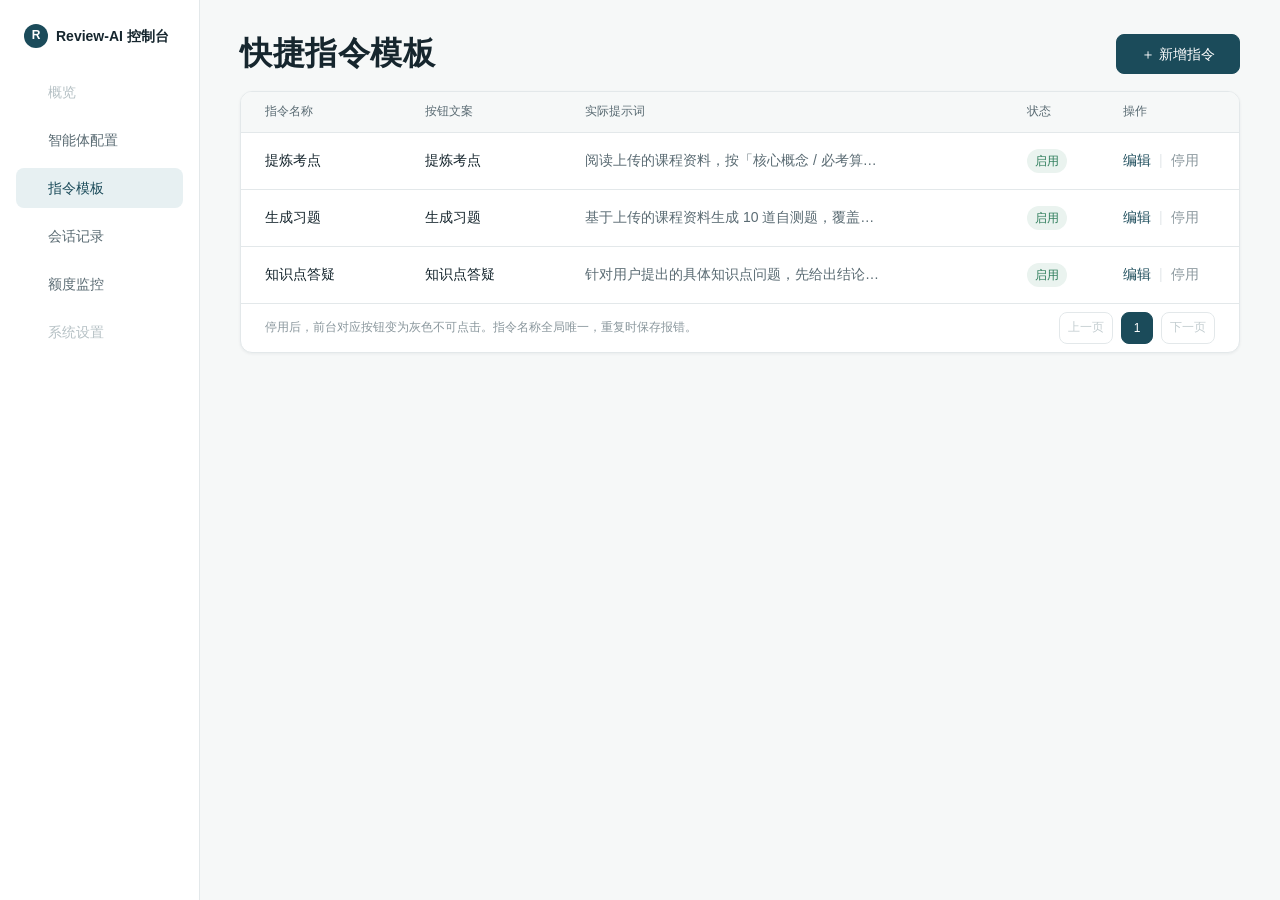
<file: web/b3-templates.html>
<!DOCTYPE html>
<html lang="zh-CN">
<head>
<meta charset="UTF-8">
<meta name="viewport" content="width=1440">
<title>后台03_快捷指令模板 · Review-AI</title>
<link rel="stylesheet" href="assets/styles.css">
<script src="assets/app.js" defer></script>
</head>
<body>

<div class="admin-shell">
  <aside class="sidebar">
    <a class="sidebar-brand" href="b2-agent-config.html">
      <span class="brand-mark">R</span>
      <span class="name">Review-AI 控制台</span>
    </a>
    <nav class="side-menu" aria-label="控制台菜单">
      <span class="side-item is-disabled" aria-disabled="true" title="本原型未包含该页面">
        <iconify-icon icon="@fixed:lucide:layout-dashboard" aria-hidden="true"></iconify-icon>
        概览
      </span>
      <a class="side-item" href="b2-agent-config.html">
        <iconify-icon icon="@fixed:lucide:user" aria-hidden="true"></iconify-icon>
        智能体配置
      </a>
      <a class="side-item is-active" href="b3-templates.html">
        <iconify-icon icon="@fixed:lucide:file-text" aria-hidden="true"></iconify-icon>
        指令模板
      </a>
      <a class="side-item" href="b4-records.html">
        <iconify-icon icon="@fixed:lucide:clock" aria-hidden="true"></iconify-icon>
        会话记录
      </a>
      <a class="side-item" href="b5-monitor.html">
        <iconify-icon icon="@fixed:lucide:chart-line" aria-hidden="true"></iconify-icon>
        额度监控
      </a>
      <span class="side-item is-disabled" aria-disabled="true" title="本原型未包含该页面">
        <iconify-icon icon="@fixed:lucide:settings" aria-hidden="true"></iconify-icon>
        系统设置
      </span>
    </nav>
  </aside>

  <main class="admin-main">
    <div class="admin-head">
      <div class="admin-head-left">
        <h1 class="page-title">快捷指令模板</h1>
      </div>
      <div class="admin-actions">
        <button class="btn btn-primary" type="button" id="addTemplate">＋ 新增指令</button>
      </div>
    </div>

    <section class="table-card">
      <table class="data">
        <colgroup>
          <col style="width: 160px;">
          <col style="width: 160px;">
          <col>
          <col style="width: 96px;">
          <col style="width: 140px;">
        </colgroup>
        <thead>
          <tr>
            <th>指令名称</th>
            <th>按钮文案</th>
            <th>实际提示词</th>
            <th>状态</th>
            <th>操作</th>
          </tr>
        </thead>
        <tbody>
          <tr>
            <td class="cell-strong">提炼考点</td>
            <td>提炼考点</td>
            <td><span class="ellipsis" title="阅读上传的课程资料，按「核心概念 / 必考算法 / 易错点」三段输出考点提纲，标注所在章节，不编造资料中不存在的内容。">阅读上传的课程资料，按「核心概念 / 必考算法 / 易错点」三段输出考点提纲，标注所在章节…</span></td>
            <td><span class="status-pill ok">启用</span></td>
            <td>
              <div class="row-actions">
                <button class="link-btn" type="button" data-edit>编辑</button>
                <span class="divider-v">|</span>
                <button class="link-btn is-muted" type="button" data-toggle>停用</button>
              </div>
            </td>
          </tr>
          <tr>
            <td class="cell-strong">生成习题</td>
            <td>生成习题</td>
            <td><span class="ellipsis" title="基于上传的课程资料生成 10 道自测题，覆盖选择、填空与简答，每题附答案与对应知识点位置。">基于上传的课程资料生成 10 道自测题，覆盖选择、填空与简答，每题附答案与对应知识点位置…</span></td>
            <td><span class="status-pill ok">启用</span></td>
            <td>
              <div class="row-actions">
                <button class="link-btn" type="button" data-edit>编辑</button>
                <span class="divider-v">|</span>
                <button class="link-btn is-muted" type="button" data-toggle>停用</button>
              </div>
            </td>
          </tr>
          <tr>
            <td class="cell-strong">知识点答疑</td>
            <td>知识点答疑</td>
            <td><span class="ellipsis" title="针对用户提出的具体知识点问题，先给出结论，再结合资料中的定义与例子解释，单次回答不超过 600 字。">针对用户提出的具体知识点问题，先给出结论，再结合资料中的定义与例子解释，单次回答不超过…</span></td>
            <td><span class="status-pill ok">启用</span></td>
            <td>
              <div class="row-actions">
                <button class="link-btn" type="button" data-edit>编辑</button>
                <span class="divider-v">|</span>
                <button class="link-btn is-muted" type="button" data-toggle>停用</button>
              </div>
            </td>
          </tr>
        </tbody>
      </table>

      <div class="table-foot">
        <p class="table-note">停用后，前台对应按钮变为灰色不可点击。指令名称全局唯一，重复时保存报错。</p>
        <div class="pagination">
          <button class="page-btn" type="button" disabled>上一页</button>
          <button class="page-btn is-active" type="button">1</button>
          <button class="page-btn" type="button" disabled>下一页</button>
        </div>
      </div>
    </section>
  </main>
</div>

<script>
  document.getElementById('addTemplate').addEventListener('click', () => {
    showToast('演示原型未包含新增指令表单');
  });

  document.querySelectorAll('[data-edit]').forEach((btn) => {
    btn.addEventListener('click', () => showToast('演示原型未包含指令编辑表单'));
  });

  document.querySelectorAll('[data-toggle]').forEach((btn) => {
    btn.addEventListener('click', () => {
      const row = btn.closest('tr');
      const pill = row.querySelector('.status-pill');
      const enabled = pill.classList.contains('ok');
      pill.className = 'status-pill ' + (enabled ? 'idle' : 'ok');
      pill.textContent = enabled ? '停用' : '启用';
      btn.textContent = enabled ? '启用' : '停用';
      showToast(enabled ? '已停用，前台按钮将置灰不可点击' : '已启用');
    });
  });
</script>

</body>
</html>
</file>
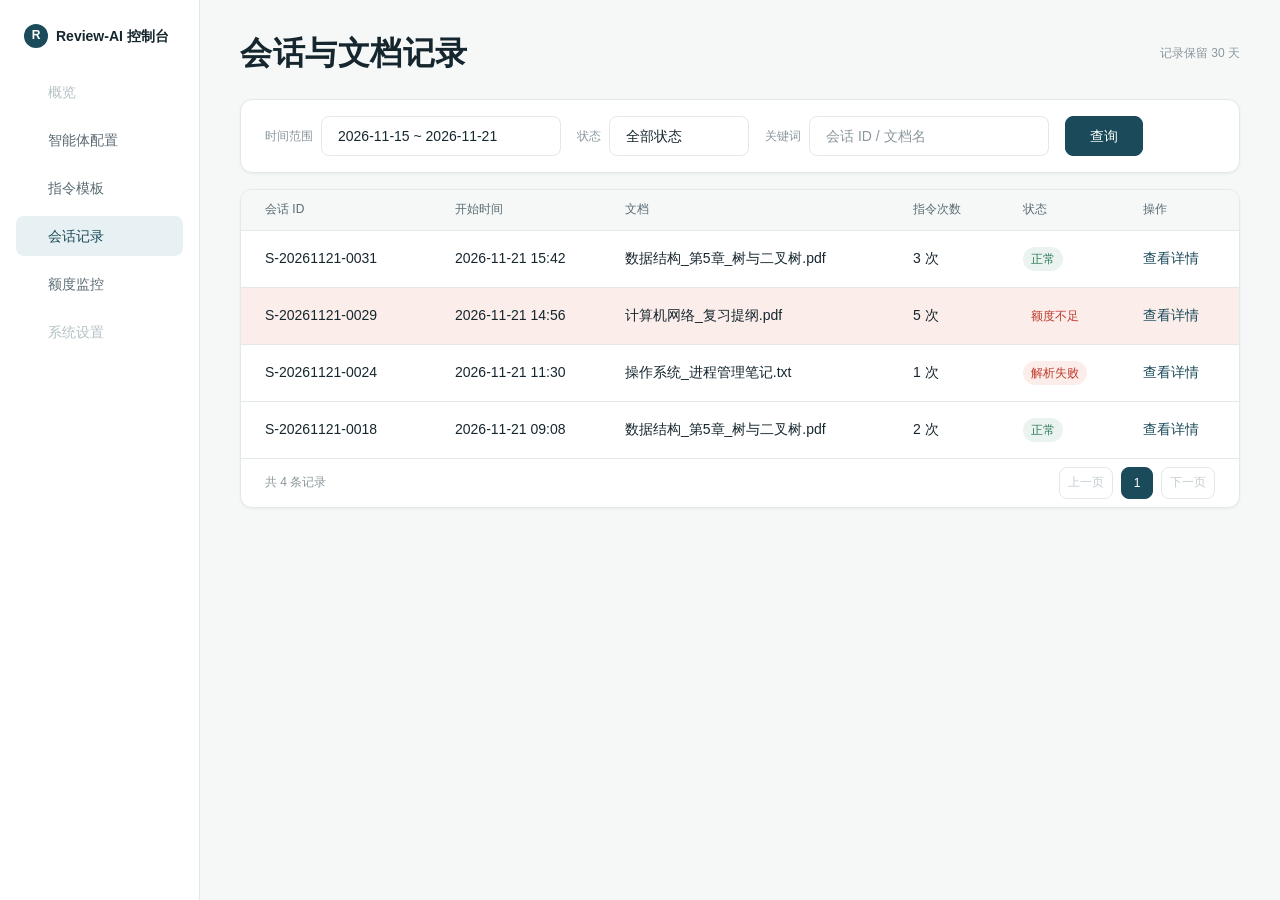
<file: web/b4-records.html>
<!DOCTYPE html>
<html lang="zh-CN">
<head>
<meta charset="UTF-8">
<meta name="viewport" content="width=1440">
<title>后台04_会话与文档记录 · Review-AI</title>
<link rel="stylesheet" href="assets/styles.css">
<script src="assets/app.js" defer></script>
</head>
<body>

<div class="admin-shell">
  <aside class="sidebar">
    <a class="sidebar-brand" href="b2-agent-config.html">
      <span class="brand-mark">R</span>
      <span class="name">Review-AI 控制台</span>
    </a>
    <nav class="side-menu" aria-label="控制台菜单">
      <span class="side-item is-disabled" aria-disabled="true" title="本原型未包含该页面">
        <iconify-icon icon="@fixed:lucide:layout-dashboard" aria-hidden="true"></iconify-icon>
        概览
      </span>
      <a class="side-item" href="b2-agent-config.html">
        <iconify-icon icon="@fixed:lucide:user" aria-hidden="true"></iconify-icon>
        智能体配置
      </a>
      <a class="side-item" href="b3-templates.html">
        <iconify-icon icon="@fixed:lucide:file-text" aria-hidden="true"></iconify-icon>
        指令模板
      </a>
      <a class="side-item is-active" href="b4-records.html">
        <iconify-icon icon="@fixed:lucide:clock" aria-hidden="true"></iconify-icon>
        会话记录
      </a>
      <a class="side-item" href="b5-monitor.html">
        <iconify-icon icon="@fixed:lucide:chart-line" aria-hidden="true"></iconify-icon>
        额度监控
      </a>
      <span class="side-item is-disabled" aria-disabled="true" title="本原型未包含该页面">
        <iconify-icon icon="@fixed:lucide:settings" aria-hidden="true"></iconify-icon>
        系统设置
      </span>
    </nav>
  </aside>

  <main class="admin-main">
    <div class="admin-head">
      <div class="admin-head-left">
        <h1 class="page-title">会话与文档记录</h1>
      </div>
      <p class="aux-text">记录保留 30 天</p>
    </div>

    <form class="filter-bar" id="filterForm">
      <div class="filter-field">
        <span class="filter-label">时间范围</span>
        <input class="input" type="text" value="2026-11-15 ~ 2026-11-21" aria-label="时间范围">
      </div>
      <div class="filter-field">
        <span class="filter-label">状态</span>
        <select class="select" aria-label="状态筛选">
          <option>全部状态</option>
          <option>正常</option>
          <option>额度不足</option>
          <option>解析失败</option>
        </select>
      </div>
      <div class="filter-field">
        <span class="filter-label">关键词</span>
        <input class="input" type="text" placeholder="会话 ID / 文档名" aria-label="关键词">
      </div>
      <button class="btn btn-primary" type="submit">查询</button>
    </form>

    <section class="table-card">
      <table class="data">
        <colgroup>
          <col style="width: 190px;">
          <col style="width: 170px;">
          <col>
          <col style="width: 110px;">
          <col style="width: 120px;">
          <col style="width: 120px;">
        </colgroup>
        <thead>
          <tr>
            <th>会话 ID</th>
            <th>开始时间</th>
            <th>文档</th>
            <th>指令次数</th>
            <th>状态</th>
            <th>操作</th>
          </tr>
        </thead>
        <tbody>
          <tr>
            <td class="cell-strong">S-20261121-0031</td>
            <td>2026-11-21 15:42</td>
            <td>数据结构_第5章_树与二叉树.pdf</td>
            <td>3 次</td>
            <td><span class="status-pill ok">正常</span></td>
            <td><button class="link-btn" type="button" data-detail>查看详情</button></td>
          </tr>
          <tr class="row-danger">
            <td class="cell-strong">S-20261121-0029</td>
            <td>2026-11-21 14:56</td>
            <td>计算机网络_复习提纲.pdf</td>
            <td>5 次</td>
            <td><span class="status-pill err">额度不足</span></td>
            <td><button class="link-btn" type="button" data-detail>查看详情</button></td>
          </tr>
          <tr>
            <td class="cell-strong">S-20261121-0024</td>
            <td>2026-11-21 11:30</td>
            <td>操作系统_进程管理笔记.txt</td>
            <td>1 次</td>
            <td><span class="status-pill err">解析失败</span></td>
            <td><button class="link-btn" type="button" data-detail>查看详情</button></td>
          </tr>
          <tr>
            <td class="cell-strong">S-20261121-0018</td>
            <td>2026-11-21 09:08</td>
            <td>数据结构_第5章_树与二叉树.pdf</td>
            <td>2 次</td>
            <td><span class="status-pill ok">正常</span></td>
            <td><button class="link-btn" type="button" data-detail>查看详情</button></td>
          </tr>
        </tbody>
      </table>

      <div class="table-foot">
        <p class="table-note">共 4 条记录</p>
        <div class="pagination">
          <button class="page-btn" type="button" disabled>上一页</button>
          <button class="page-btn is-active" type="button">1</button>
          <button class="page-btn" type="button" disabled>下一页</button>
        </div>
      </div>
    </section>
  </main>
</div>

<script>
  document.getElementById('filterForm').addEventListener('submit', (event) => {
    event.preventDefault();
    const keyword = event.target.querySelector('input[aria-label="关键词"]').value.trim();
    showToast(keyword ? '已按「' + keyword + '」查询，共 4 条记录' : '已按条件查询，共 4 条记录');
  });

  document.querySelectorAll('[data-detail]').forEach((btn) => {
    btn.addEventListener('click', () => showToast('演示原型未包含会话详情页'));
  });
</script>

</body>
</html>
</file>
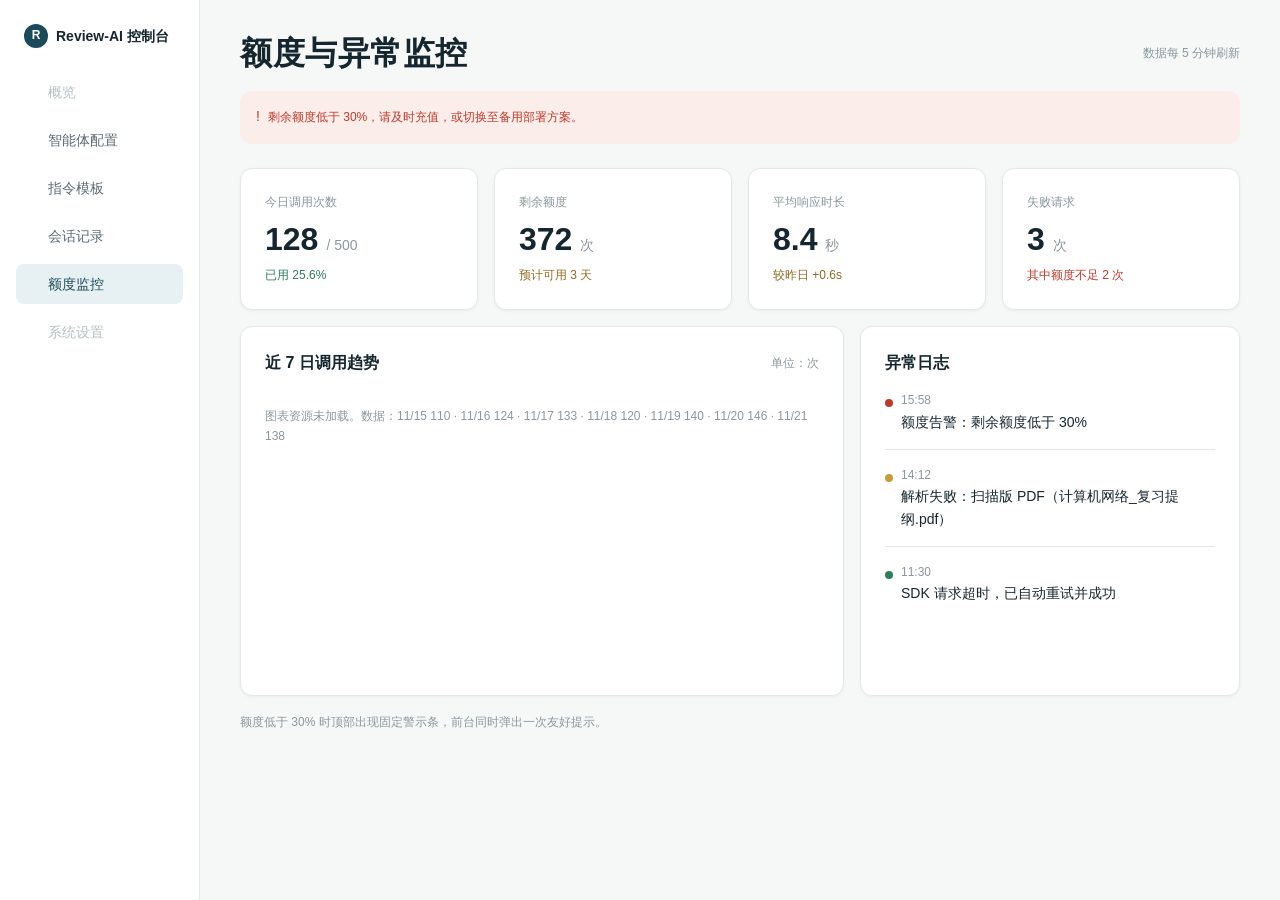
<file: web/b5-monitor.html>
<!DOCTYPE html>
<html lang="zh-CN">
<head>
<meta charset="UTF-8">
<meta name="viewport" content="width=1440">
<title>后台05_额度与异常监控 · Review-AI</title>
<link rel="stylesheet" href="assets/styles.css">
<script src="assets/app.js" defer></script>
<script src="https://registry.npmmirror.com/echarts/6.1.0/files/dist/echarts.min.js"></script>
</head>
<body>

<div class="admin-shell">
  <aside class="sidebar">
    <a class="sidebar-brand" href="b2-agent-config.html">
      <span class="brand-mark">R</span>
      <span class="name">Review-AI 控制台</span>
    </a>
    <nav class="side-menu" aria-label="控制台菜单">
      <span class="side-item is-disabled" aria-disabled="true" title="本原型未包含该页面">
        <iconify-icon icon="@fixed:lucide:layout-dashboard" aria-hidden="true"></iconify-icon>
        概览
      </span>
      <a class="side-item" href="b2-agent-config.html">
        <iconify-icon icon="@fixed:lucide:user" aria-hidden="true"></iconify-icon>
        智能体配置
      </a>
      <a class="side-item" href="b3-templates.html">
        <iconify-icon icon="@fixed:lucide:file-text" aria-hidden="true"></iconify-icon>
        指令模板
      </a>
      <a class="side-item" href="b4-records.html">
        <iconify-icon icon="@fixed:lucide:clock" aria-hidden="true"></iconify-icon>
        会话记录
      </a>
      <a class="side-item is-active" href="b5-monitor.html">
        <iconify-icon icon="@fixed:lucide:chart-line" aria-hidden="true"></iconify-icon>
        额度监控
      </a>
      <span class="side-item is-disabled" aria-disabled="true" title="本原型未包含该页面">
        <iconify-icon icon="@fixed:lucide:settings" aria-hidden="true"></iconify-icon>
        系统设置
      </span>
    </nav>
  </aside>

  <main class="admin-main">
    <div class="admin-head">
      <div class="admin-head-left">
        <h1 class="page-title">额度与异常监控</h1>
      </div>
      <p class="aux-text" style="display: inline-flex; align-items: center; gap: 8px;">
        <iconify-icon icon="@fixed:lucide:refresh-cw" aria-hidden="true"></iconify-icon>
        数据每 5 分钟刷新
      </p>
    </div>

    <div class="alert alert-danger" style="margin-top: 16px;">
      <span class="alert-icon" aria-hidden="true">!</span>
      <span>剩余额度低于 30%，请及时充值，或切换至备用部署方案。</span>
    </div>

    <section class="metric-grid">
      <article class="card metric-card">
        <div class="metric-label">今日调用次数</div>
        <div class="metric-value">128<span class="unit">/ 500</span></div>
        <div class="metric-sub is-ok">已用 25.6%</div>
      </article>
      <article class="card metric-card">
        <div class="metric-label">剩余额度</div>
        <div class="metric-value">372<span class="unit">次</span></div>
        <div class="metric-sub is-warn">预计可用 3 天</div>
      </article>
      <article class="card metric-card">
        <div class="metric-label">平均响应时长</div>
        <div class="metric-value">8.4<span class="unit">秒</span></div>
        <div class="metric-sub is-warn">较昨日 +0.6s</div>
      </article>
      <article class="card metric-card">
        <div class="metric-label">失败请求</div>
        <div class="metric-value">3<span class="unit">次</span></div>
        <div class="metric-sub is-danger">其中额度不足 2 次</div>
      </article>
    </section>

    <div class="monitor-grid">
      <section class="card chart-card">
        <div class="chart-head">
          <h2 class="card-title">近 7 日调用趋势</h2>
          <span class="aux-text">单位：次</span>
        </div>
        <div class="chart" id="trendChart" role="img" aria-label="近 7 日调用趋势：11月15日110次，16日124次，17日133次，18日120次，19日140次，20日146次，21日138次"></div>
      </section>

      <section class="card chart-card">
        <h2 class="card-title">异常日志</h2>
        <div class="log-list">
          <div class="log-item">
            <span class="log-dot red" aria-hidden="true"></span>
            <div>
              <div class="log-time">15:58</div>
              <div class="log-text">额度告警：剩余额度低于 30%</div>
            </div>
          </div>
          <div class="log-item">
            <span class="log-dot orange" aria-hidden="true"></span>
            <div>
              <div class="log-time">14:12</div>
              <div class="log-text">解析失败：扫描版 PDF（计算机网络_复习提纲.pdf）</div>
            </div>
          </div>
          <div class="log-item">
            <span class="log-dot green" aria-hidden="true"></span>
            <div>
              <div class="log-time">11:30</div>
              <div class="log-text">SDK 请求超时，已自动重试并成功</div>
            </div>
          </div>
        </div>
      </section>
    </div>

    <p class="foot-note">额度低于 30% 时顶部出现固定警示条，前台同时弹出一次友好提示。</p>
  </main>
</div>

<script>
  (function () {
    const el = document.getElementById('trendChart');
    const days = ['11/15', '11/16', '11/17', '11/18', '11/19', '11/20', '11/21'];
    const values = [110, 124, 133, 120, 140, 146, 138];

    if (typeof echarts === 'undefined') {
      el.innerHTML = '<p class="aux-text" style="padding-top:16px;">图表资源未加载。数据：11/15 110 · 11/16 124 · 11/17 133 · 11/18 120 · 11/19 140 · 11/20 146 · 11/21 138</p>';
      return;
    }

    const chart = echarts.init(el);
    chart.setOption({
      grid: { left: 8, right: 16, top: 16, bottom: 8, containLabel: true },
      tooltip: {
        trigger: 'axis',
        backgroundColor: '#FFFFFF',
        borderColor: '#E3E8EA',
        borderWidth: 1,
        padding: [8, 16],
        textStyle: { color: '#16262E', fontSize: 12, fontFamily: 'PingFang SC' },
        axisPointer: { lineStyle: { color: '#E3E8EA' } },
        formatter: function (params) {
          return params[0].axisValue + '　' + params[0].data + ' 次';
        }
      },
      xAxis: {
        type: 'category',
        boundaryGap: false,
        data: days,
        axisLine: { lineStyle: { color: '#E3E8EA' } },
        axisTick: { show: false },
        axisLabel: { color: '#8A979D', fontSize: 12, fontFamily: 'PingFang SC' }
      },
      yAxis: {
        type: 'value',
        min: 0,
        max: 150,
        interval: 50,
        axisLine: { show: false },
        axisTick: { show: false },
        splitLine: { lineStyle: { color: '#E3E8EA' } },
        axisLabel: { color: '#8A979D', fontSize: 12, fontFamily: 'PingFang SC' }
      },
      series: [{
        type: 'line',
        data: values,
        symbol: 'circle',
        symbolSize: 6,
        showSymbol: true,
        lineStyle: { color: '#1B4B5A', width: 2 },
        itemStyle: { color: '#1B4B5A', borderColor: '#FFFFFF', borderWidth: 1 },
        areaStyle: { color: 'rgba(27, 75, 90, 0.07)' }
      }]
    });
    window.addEventListener('resize', () => chart.resize());
  })();
</script>

</body>
</html>
</file>
<file: web/assets/styles.css>
/* Review-AI · 大学生课程复习助手 — 共享设计系统
   配色 / 字号 / 圆角 / 间距严格按规范执行 */

:root {
  --primary: #1B4B5A;
  --primary-dark: #143A46;
  --primary-soft: #E7F0F2;
  --gold: #C89B3C;
  --gold-ink: #8F6B22;
  --gold-soft: #FAF3E2;
  --bg: #F6F8F8;
  --card: #FFFFFF;
  --line: #E3E8EA;
  --ink: #16262E;
  --ink-2: #5A6B73;
  --ink-3: #8A979D;
  --danger: #C0392B;
  --danger-soft: #FBEDEA;
  --success: #2E7D5B;
  --success-soft: #EAF3EF;
  --radius-card: 12px;
  --radius-btn: 8px;
  --shadow: 0 1px 3px rgba(22, 38, 46, 0.06);
}

*,
*::before,
*::after { box-sizing: border-box; }

html, body { margin: 0; padding: 0; }

body {
  min-width: 1280px;
  background: var(--bg);
  color: var(--ink);
  font-family: "PingFang SC", "Hiragino Sans GB", "Microsoft YaHei", "Source Han Sans SC", sans-serif;
  font-size: 14px;
  line-height: 1.6;
  -webkit-font-smoothing: antialiased;
  text-rendering: optimizeLegibility;
}

h1, h2, h3, h4, p { margin: 0; }
a { color: inherit; text-decoration: none; }
button { font-family: inherit; }
iconify-icon { display: inline-block; width: 1em; height: 1em; flex-shrink: 0; }

.container { width: 1200px; margin: 0 auto; }

/* ---------- 文字 ---------- */
.page-title { font-size: 32px; line-height: 1.35; font-weight: 600; letter-spacing: 0.5px; }
.section-title { font-size: 20px; line-height: 1.4; font-weight: 600; }
.card-title { font-size: 16px; line-height: 1.5; font-weight: 600; }
.body-text { font-size: 14px; line-height: 1.7; color: var(--ink-2); }
.aux-text { font-size: 12px; line-height: 1.6; color: var(--ink-3); }
.aux-14 { font-size: 14px; line-height: 1.6; color: var(--ink-3); }
.ink { color: var(--ink); }
.ink-2 { color: var(--ink-2); }
.ink-3 { color: var(--ink-3); }
.teal { color: var(--primary); }
.gold { color: var(--gold); }
.danger { color: var(--danger); }
.success { color: var(--success); }

/* ---------- 按钮 ---------- */
.btn {
  display: inline-flex;
  align-items: center;
  justify-content: center;
  gap: 8px;
  height: 40px;
  padding: 0 24px;
  border: 1px solid transparent;
  border-radius: var(--radius-btn);
  background: none;
  color: var(--ink);
  font-size: 14px;
  line-height: 1;
  font-weight: 500;
  cursor: pointer;
  white-space: nowrap;
  transition: background-color .15s ease, border-color .15s ease, color .15s ease;
}
.btn-primary { background: var(--primary); border-color: var(--primary); color: #fff; }
.btn-primary:hover { background: var(--primary-dark); border-color: var(--primary-dark); }
.btn-secondary { background: var(--card); border-color: var(--primary); color: var(--primary); }
.btn-secondary:hover { background: var(--primary-soft); }
.btn-gold { background: var(--gold); border-color: var(--gold); color: #fff; font-weight: 600; }
.btn-gold:hover { background: #B78A2F; border-color: #B78A2F; }
.btn-ghost { color: var(--primary); padding: 0 8px; }
.btn-ghost:hover { background: var(--primary-soft); }
.btn-block { width: 100%; }
.btn-sm { height: 32px; padding: 0 16px; font-size: 12px; }
.btn[disabled], .btn.is-disabled { background: #F1F4F4; border-color: var(--line); color: var(--ink-3); cursor: not-allowed; }

.text-link { color: var(--primary); font-size: 14px; display: inline-flex; align-items: center; gap: 8px; cursor: pointer; }
.text-link:hover { text-decoration: underline; }
.text-link-sm { font-size: 12px; }

/* 快捷指令胶囊 */
.chip {
  display: inline-flex;
  align-items: center;
  gap: 8px;
  height: 32px;
  padding: 0 16px;
  border: 1px solid transparent;
  border-radius: 999px;
  background: var(--primary-soft);
  color: var(--primary);
  font-size: 14px;
  line-height: 1;
  cursor: pointer;
  white-space: nowrap;
  transition: background-color .15s ease, color .15s ease;
}
.chip .star { color: var(--gold); font-size: 12px; line-height: 1; }
.chip:hover { background: #D9E7EA; }
.chip.is-active { background: var(--primary); color: #fff; }
.chip.is-active .star { color: var(--gold-soft); }

/* AI 金标胶囊 */
.ai-pill {
  display: inline-flex;
  align-items: center;
  gap: 8px;
  height: 32px;
  padding: 0 16px;
  border-radius: 999px;
  background: var(--gold-soft);
  color: var(--gold-ink);
  font-size: 12px;
  line-height: 1;
  font-weight: 500;
}
.ai-pill .star { color: var(--gold); }

/* ---------- 基础卡片 ---------- */
.card {
  background: var(--card);
  border: 1px solid var(--line);
  border-radius: var(--radius-card);
  box-shadow: var(--shadow);
}
.card-pad { padding: 24px; }
.card-pad-sm { padding: 16px; }

/* ---------- 顶部导航 ---------- */
.topnav {
  position: sticky;
  top: 0;
  z-index: 40;
  height: 64px;
  background: var(--card);
  border-bottom: 1px solid var(--line);
}
.topnav-inner {
  width: 1200px;
  height: 64px;
  margin: 0 auto;
  display: flex;
  align-items: center;
  justify-content: space-between;
}
.brand { display: flex; align-items: center; gap: 8px; }
.brand-mark {
  width: 32px;
  height: 32px;
  border-radius: 999px;
  background: var(--primary);
  color: #fff;
  display: grid;
  place-items: center;
  font-size: 14px;
  font-weight: 600;
  letter-spacing: 0;
}
.brand-name { font-size: 16px; font-weight: 600; line-height: 1.2; }
.brand-sub { font-size: 12px; line-height: 1.3; color: var(--ink-3); }
.nav-right { display: flex; align-items: center; gap: 32px; }
.nav-links { display: flex; align-items: center; gap: 24px; }
.nav-links a {
  position: relative;
  font-size: 14px;
  color: var(--ink-2);
  padding: 8px 0;
}
.nav-links a:hover { color: var(--primary); }
.nav-links a.active { color: var(--primary); font-weight: 500; }
.nav-links a.active::after {
  content: "";
  position: absolute;
  left: 0;
  right: 0;
  bottom: 0;
  height: 2px;
  border-radius: 999px;
  background: var(--primary);
}

/* ---------- A1 首页 ---------- */
.hero { padding-top: 48px; display: grid; grid-template-columns: 560px 1fr; gap: 64px; align-items: center; }
.hero-copy { display: flex; flex-direction: column; align-items: flex-start; }
.hero-title { font-size: 38px; line-height: 1.35; font-weight: 600; letter-spacing: 1px; margin-top: 24px; }
.hero-sub { font-size: 14px; line-height: 1.9; color: var(--ink-2); margin-top: 16px; max-width: 520px; }
.hero-actions { display: flex; align-items: center; gap: 16px; margin-top: 32px; }
.hero-meta { font-size: 12px; color: var(--ink-3); margin-top: 16px; }
.hero-visual { display: flex; align-items: center; justify-content: center; }
.hero-doc {
  position: relative;
  width: 328px;
  padding: 24px;
  background: var(--card);
  border: 1px solid var(--line);
  border-radius: var(--radius-card);
  box-shadow: var(--shadow);
  transform: rotate(-5deg);
}
.hero-doc-tag {
  position: absolute;
  top: 16px;
  right: 16px;
  height: 24px;
  padding: 0 8px;
  display: inline-flex;
  align-items: center;
  border-radius: 999px;
  background: var(--gold-soft);
  color: var(--gold-ink);
  font-size: 12px;
  font-weight: 500;
}
.doc-title-bar { height: 16px; width: 168px; border-radius: 8px; background: var(--primary); }
.doc-line { height: 8px; border-radius: 8px; background: #E9EEEF; margin-top: 16px; }
.doc-line.w100 { width: 100%; }
.doc-line.w92 { width: 92%; }
.doc-line.w76 { width: 76%; }
.doc-line.w60 { width: 60%; }
.doc-gap { height: 24px; }
.doc-stars { display: flex; gap: 16px; margin-top: 32px; color: var(--gold); font-size: 16px; }

.steps { display: grid; grid-template-columns: repeat(3, 1fr); gap: 24px; margin-top: 48px; }
.step-card { padding: 24px; }
.step-num {
  width: 40px;
  height: 40px;
  border-radius: 999px;
  background: var(--primary-soft);
  color: var(--primary);
  display: grid;
  place-items: center;
  font-size: 14px;
  font-weight: 600;
}
.step-title { margin-top: 16px; font-size: 16px; font-weight: 600; }
.step-desc { margin-top: 8px; font-size: 14px; line-height: 1.7; color: var(--ink-2); }
.page-footer {
  margin-top: 48px;
  padding: 24px 0 32px;
  border-top: 1px solid var(--line);
  text-align: center;
  font-size: 12px;
  color: var(--ink-3);
}

/* ---------- A2 工作台 ---------- */
.page-head { display: flex; align-items: flex-end; justify-content: space-between; gap: 24px; }
.breadcrumb { display: flex; align-items: center; gap: 8px; font-size: 12px; color: var(--ink-3); }
.breadcrumb .sep { color: var(--ink-3); }
.breadcrumb .current { color: var(--ink-2); }
.breadcrumb-link:hover { color: var(--primary); }

.workbench {
  display: grid;
  grid-template-columns: 380px minmax(0, 1fr);
  gap: 24px;
  align-items: start;
}
.panel-head { display: flex; align-items: center; justify-content: space-between; }
.count-badge { font-size: 12px; color: var(--ink-3); }

.doc-list { display: flex; flex-direction: column; gap: 8px; margin-top: 16px; }
.doc-card {
  position: relative;
  display: flex;
  align-items: center;
  gap: 8px;
  padding: 16px;
  border: 1px solid var(--line);
  border-radius: var(--radius-card);
  background: var(--card);
  cursor: pointer;
  overflow: hidden;
  transition: border-color .15s ease, background-color .15s ease;
}
.doc-card:hover { border-color: #C7D6DA; }
.doc-card.is-selected { border-color: var(--primary); box-shadow: inset 4px 0 0 var(--primary); }
.doc-card.is-disabled { opacity: .55; cursor: not-allowed; background: #FAFBFB; }
.doc-thumb {
  width: 40px;
  height: 40px;
  border-radius: var(--radius-btn);
  background: var(--primary-soft);
  color: var(--primary);
  display: grid;
  place-items: center;
  font-size: 12px;
  font-weight: 600;
  flex: 0 0 40px;
}
.doc-thumb.is-txt { background: #F1F4F4; color: var(--ink-2); }
.doc-info { min-width: 0; flex: 1; }
.doc-name {
  font-size: 14px;
  line-height: 1.4;
  color: var(--ink);
  display: -webkit-box;
  -webkit-line-clamp: 2;
  -webkit-box-orient: vertical;
  overflow: hidden;
  overflow-wrap: anywhere;
}
.doc-sub { display: flex; align-items: center; gap: 8px; font-size: 12px; color: var(--ink-3); }
.doc-status { flex: 0 0 auto; }
.status-pill {
  display: inline-flex;
  align-items: center;
  gap: 4px;
  height: 24px;
  padding: 0 8px;
  border-radius: 999px;
  font-size: 12px;
  line-height: 1;
  white-space: nowrap;
}
.status-pill.ok { background: var(--success-soft); color: var(--success); }
.status-pill.doing { background: var(--gold-soft); color: var(--gold-ink); }
.status-pill.err { background: var(--danger-soft); color: var(--danger); }
.status-pill.idle { background: #F1F4F4; color: var(--ink-2); }

.dropzone {
  height: 280px;
  border: 1px dashed #B9CBCF;
  border-radius: var(--radius-card);
  background: #FCFDFD;
  display: flex;
  flex-direction: column;
  align-items: center;
  justify-content: center;
  gap: 8px;
  text-align: center;
  padding: 24px;
  cursor: pointer;
  transition: border-color .15s ease, background-color .15s ease;
}
.dropzone:hover, .dropzone.is-over { border-color: var(--primary); background: var(--primary-soft); }
.drop-icon {
  width: 64px;
  height: 64px;
  border-radius: 999px;
  background: var(--primary-soft);
  color: var(--primary);
  display: grid;
  place-items: center;
  font-size: 24px;
  margin-bottom: 8px;
}
.drop-line { font-size: 14px; color: var(--ink-2); display: flex; align-items: center; gap: 8px; }
.drop-link { color: var(--primary); text-decoration: underline; text-underline-offset: 3px; border: 0; background: none; padding: 0; font-size: 14px; cursor: pointer; font-weight: 500; }
.drop-tip { font-size: 12px; color: var(--ink-3); margin-top: 8px; }

.selected-bar {
  display: flex;
  align-items: center;
  justify-content: space-between;
  gap: 16px;
  padding: 16px 24px;
  margin-top: 24px;
  background: var(--card);
  border: 1px solid var(--line);
  border-radius: var(--radius-card);
  box-shadow: var(--shadow);
}
.selected-label { font-size: 12px; color: var(--ink-3); }
.selected-name { font-size: 14px; color: var(--ink); margin-top: 2px; }

.alert {
  display: flex;
  align-items: flex-start;
  gap: 8px;
  padding: 16px;
  border-radius: var(--radius-card);
  font-size: 12px;
  line-height: 1.7;
}
.alert-gold { background: var(--gold-soft); color: var(--gold-ink); }
.alert-gold .alert-icon { color: var(--gold); font-size: 14px; line-height: 1.4; }
.alert-danger { background: var(--danger-soft); color: var(--danger); }
.alert-danger .alert-icon { color: var(--danger); font-size: 14px; line-height: 1.4; }
.alert-info { background: var(--primary-soft); color: var(--primary); }
.alert-info .alert-icon { color: var(--primary); font-size: 14px; line-height: 1.4; }

/* ---------- 对话三栏 ---------- */
.app-page { overflow: hidden; }
.chat-app {
  display: grid;
  grid-template-columns: 260px minmax(0, 1fr) 280px;
  height: calc(100vh - 64px);
  min-height: 760px;
  background: var(--card);
}
.conv-panel {
  border-right: 1px solid var(--line);
  padding: 16px;
  display: flex;
  flex-direction: column;
  gap: 16px;
  background: var(--card);
  overflow: auto;
}
.conv-list { display: flex; flex-direction: column; gap: 8px; }
.conv-item {
  display: block;
  width: 100%;
  text-align: left;
  background: none;
  font-family: inherit;
  padding: 16px;
  border-radius: var(--radius-card);
  border: 1px solid transparent;
  cursor: pointer;
}
.conv-item:hover { background: #F8FAFA; }
.conv-item.is-active { background: var(--primary-soft); border-color: #D6E4E7; box-shadow: inset 4px 0 0 var(--primary); }
.conv-title { font-size: 14px; color: var(--ink); line-height: 1.5; }
.conv-item.is-active .conv-title { color: var(--primary); font-weight: 500; }
.conv-time { font-size: 12px; color: var(--ink-3); }

.chat-main { display: flex; flex-direction: column; min-width: 0; }
.chat-head {
  height: 64px;
  flex: 0 0 64px;
  padding: 0 24px;
  border-bottom: 1px solid var(--line);
  display: flex;
  align-items: center;
  justify-content: space-between;
  gap: 16px;
  background: var(--card);
}
.chat-file { display: flex; align-items: center; gap: 8px; font-size: 14px; font-weight: 500; color: var(--ink); min-width: 0; }
.chat-file .name { overflow: hidden; text-overflow: ellipsis; white-space: nowrap; }
.ai-state {
  display: inline-flex;
  align-items: center;
  gap: 8px;
  height: 24px;
  padding: 0 8px;
  border-radius: 999px;
  background: var(--primary-soft);
  color: var(--primary);
  font-size: 12px;
  line-height: 1;
  white-space: nowrap;
}
.ai-state .dot { width: 6px; height: 6px; border-radius: 999px; background: var(--primary); }
.ai-state.is-busy { background: var(--gold-soft); color: var(--gold-ink); }
.ai-state.is-busy .dot { background: var(--gold); }

.messages {
  flex: 1;
  overflow: auto;
  padding: 24px 32px;
  background: var(--bg);
  display: flex;
  flex-direction: column;
  gap: 16px;
}
.messages.is-result { padding: 16px 32px 8px; }
.msg-row { display: flex; gap: 8px; align-items: flex-start; }
.avatar {
  width: 32px;
  height: 32px;
  flex: 0 0 32px;
  border-radius: 999px;
  background: var(--primary);
  color: #fff;
  display: grid;
  place-items: center;
  font-size: 12px;
  font-weight: 600;
}
.bubble-ai {
  max-width: 640px;
  background: var(--card);
  border: 1px solid var(--line);
  border-radius: var(--radius-card);
  padding: 16px;
  font-size: 14px;
  line-height: 1.8;
  color: var(--ink);
  box-shadow: var(--shadow);
}
.bubble-user {
  align-self: flex-end;
  max-width: 480px;
  background: var(--primary);
  color: #fff;
  border-radius: var(--radius-card);
  padding: 8px 16px;
  font-size: 14px;
  line-height: 1.7;
}
.chip-row { display: flex; flex-wrap: wrap; gap: 8px; padding-left: 40px; }

.loading-bubble {
  display: inline-flex;
  align-items: center;
  gap: 8px;
  padding: 8px 24px;
  border: 1px dashed #C4D1D4;
  border-radius: var(--radius-card);
  background: #FCFDFD;
  font-size: 14px;
  color: var(--ink-2);
}
.loading-dots { display: inline-flex; gap: 4px; color: var(--ink-3); font-size: 10px; letter-spacing: 0; }
.loading-dots i { font-style: normal; animation: pulse 1.2s ease-in-out infinite; }
.loading-dots i:nth-child(2) { animation-delay: .2s; }
.loading-dots i:nth-child(3) { animation-delay: .4s; }
@keyframes pulse { 0%, 100% { opacity: .25; } 50% { opacity: 1; } }

.composer { padding: 16px 32px 24px; background: var(--card); border-top: 1px solid var(--line); }
.composer.is-compact { padding: 8px 32px 16px; }
.composer-box {
  display: flex;
  align-items: center;
  gap: 8px;
  height: 48px;
  padding: 0 8px 0 16px;
  border: 1px solid var(--line);
  border-radius: var(--radius-btn);
  background: var(--card);
}
.composer-box:focus-within { border-color: var(--primary); }
.composer-box input {
  flex: 1;
  min-width: 0;
  border: 0;
  outline: none;
  font-family: inherit;
  font-size: 14px;
  color: var(--ink);
  background: transparent;
}
.composer-box input::placeholder { color: var(--ink-3); }
.send-btn {
  width: 40px;
  height: 40px;
  flex: 0 0 40px;
  border: 0;
  border-radius: 999px;
  background: var(--primary);
  color: #fff;
  display: grid;
  place-items: center;
  font-size: 16px;
  cursor: pointer;
}
.send-btn:hover { background: var(--primary-dark); }
.composer-tip { text-align: center; font-size: 12px; color: var(--ink-3); margin-top: 8px; }

.ctx-panel {
  border-left: 1px solid var(--line);
  background: var(--card);
  padding: 16px;
  display: flex;
  flex-direction: column;
  gap: 16px;
  overflow: auto;
}
.ctx-card { padding: 16px; border: 1px solid var(--line); border-radius: var(--radius-card); box-shadow: var(--shadow); }
.ctx-row { display: flex; align-items: center; justify-content: space-between; gap: 8px; }
.ctx-file { font-size: 14px; line-height: 1.5; color: var(--ink); margin-top: 8px; word-break: break-all; }
.ctx-meta { font-size: 12px; color: var(--ink-3); }
.mini-progress { height: 6px; border-radius: 999px; background: var(--primary-soft); overflow: hidden; margin-top: 12px; }
.mini-progress span { display: block; height: 100%; border-radius: 999px; background: var(--primary); }

/* 结果卡 */
.result-card {
  width: 640px;
  max-width: 100%;
  background: var(--card);
  border: 1px solid var(--line);
  border-radius: var(--radius-card);
  box-shadow: var(--shadow);
  overflow: hidden;
}
.result-head {
  display: flex;
  align-items: center;
  gap: 8px;
  padding: 16px 24px;
  border-bottom: 1px solid var(--line);
  font-size: 16px;
  font-weight: 600;
  color: var(--ink);
}
.result-head .star { color: var(--gold); }
.result-body { padding: 16px 24px; }
.result-section + .result-section { margin-top: 8px; }
.result-section h4 { font-size: 16px; line-height: 1.6; font-weight: 600; color: var(--primary); margin-bottom: 8px; }
.result-list { margin: 0; padding: 0; list-style: none; display: flex; flex-direction: column; gap: 8px; }
.result-list li { font-size: 14px; line-height: 1.7; color: var(--ink); padding-left: 24px; position: relative; }
.result-list li .idx { position: absolute; left: 0; top: 0; color: var(--ink-3); }
.result-list.dots li { padding-left: 16px; }
.result-list.dots li::before { content: "·"; position: absolute; left: 4px; top: 0; color: var(--ink-3); font-weight: 700; }
.result-foot {
  display: flex;
  align-items: center;
  gap: 16px;
  padding: 8px 16px;
  border-top: 1px solid var(--line);
  background: #FCFDFD;
}
.foot-btn {
  height: 32px;
  padding: 0 8px;
  border: 0;
  background: none;
  border-radius: var(--radius-btn);
  color: var(--primary);
  font-size: 14px;
  cursor: pointer;
  display: inline-flex;
  align-items: center;
  gap: 8px;
}
.foot-btn:hover { background: var(--primary-soft); }

/* ---------- A5 历史 ---------- */
.narrow { width: 900px; margin: 0 auto; }
.search-box {
  display: flex;
  align-items: center;
  gap: 8px;
  height: 40px;
  padding: 0 16px;
  background: var(--card);
  border: 1px solid var(--line);
  border-radius: var(--radius-btn);
  color: var(--ink-3);
}
.search-box:focus-within { border-color: var(--primary); }
.search-box input { flex: 1; border: 0; outline: none; font-family: inherit; font-size: 14px; color: var(--ink); background: transparent; }
.search-box input::placeholder { color: var(--ink-3); }
.day-label { font-size: 12px; color: var(--ink-3); margin-bottom: 8px; }
.hist-card { padding: 24px; display: flex; align-items: center; justify-content: space-between; gap: 24px; }
.hist-main { min-width: 0; }
.hist-title { font-size: 16px; font-weight: 600; color: var(--ink); }
.hist-src { font-size: 12px; color: var(--ink-3); margin-top: 2px; }
.hist-sums { display: flex; align-items: center; gap: 16px; margin-top: 8px; font-size: 12px; color: var(--ink-2); }
.hist-sums span + span::before { content: ""; width: 1px; height: 8px; background: var(--line); display: inline-block; margin-right: 16px; vertical-align: middle; }
.hist-go { flex: 0 0 auto; }

/* ---------- A6 移动端示意 ---------- */
.spec-page { background: var(--card); min-height: 100vh; display: flex; flex-direction: column; align-items: center; justify-content: center; padding: 40px 0; }
.phones { display: flex; align-items: flex-start; gap: 64px; }
.phone-shell {
  width: 399px;
  height: 744px;
  padding: 12px;
  border-radius: 40px;
  background: #16262E;
  box-shadow: var(--shadow);
}
.phone-screen {
  width: 375px;
  height: 720px;
  border-radius: 28px;
  background: var(--card);
  overflow: hidden;
  position: relative;
  display: flex;
  flex-direction: column;
}
.phone-caption { font-size: 12px; color: var(--ink-3); text-align: center; margin-top: 24px; }

.m-nav { height: 48px; flex: 0 0 48px; display: flex; align-items: center; justify-content: space-between; padding: 0 16px; border-bottom: 1px solid var(--line); }
.m-brand { display: flex; align-items: center; gap: 8px; font-size: 14px; font-weight: 600; }
.m-brand .brand-mark { width: 24px; height: 24px; font-size: 12px; }
.m-menu { color: var(--ink); font-size: 20px; display: grid; place-items: center; }
.m-body { flex: 1; overflow: auto; padding: 16px; }
.m-title { font-size: 24px; line-height: 1.4; font-weight: 600; }
.m-sub { font-size: 12px; line-height: 1.7; color: var(--ink-2); margin-top: 8px; }
.m-btn { height: 44px; width: 100%; border-radius: var(--radius-btn); font-size: 14px; }
.m-step { border: 1px solid var(--line); border-radius: var(--radius-card); padding: 16px; display: flex; gap: 8px; align-items: center; }
.m-step .step-num { width: 32px; height: 32px; font-size: 12px; flex: 0 0 32px; }
.m-step-title { font-size: 14px; font-weight: 600; }
.m-step-desc { font-size: 12px; color: var(--ink-3); }
.m-chat-head { height: 48px; flex: 0 0 48px; display: flex; align-items: center; gap: 8px; padding: 0 16px; border-bottom: 1px solid var(--line); }
.m-chat-head .name { font-size: 14px; font-weight: 500; flex: 1; overflow: hidden; text-overflow: ellipsis; white-space: nowrap; }
.m-chat-head .icon-btn { width: 32px; height: 32px; display: grid; place-items: center; color: var(--ink-2); border: 0; background: none; }
.m-chat-body { flex: 1; overflow: auto; padding: 16px; display: flex; flex-direction: column; gap: 8px; background: var(--bg); }
.m-bubble-ai { max-width: 276px; background: var(--card); border: 1px solid var(--line); border-radius: var(--radius-card); padding: 16px; font-size: 12px; line-height: 1.7; }
.m-bubble-user { align-self: flex-end; background: var(--primary); color: #fff; border-radius: var(--radius-card); padding: 8px 16px; font-size: 12px; }
.m-result { background: var(--card); border: 1px solid var(--line); border-radius: var(--radius-card); padding: 16px; }
.m-result-title { font-size: 14px; font-weight: 600; display: flex; align-items: center; gap: 8px; }
.m-result-title .star { color: var(--gold); }
.m-result ul { margin: 8px 0 0; padding: 0; list-style: none; display: flex; flex-direction: column; gap: 8px; }
.m-result li { font-size: 12px; line-height: 1.7; padding-left: 16px; position: relative; }
.m-result li::before { content: "·"; position: absolute; left: 4px; color: var(--ink-3); font-weight: 700; }
.m-chips { display: flex; gap: 8px; overflow-x: auto; padding: 8px 16px; background: var(--card); }
.m-chips .chip { flex: 0 0 auto; }
.m-composer { flex: 0 0 auto; padding: 8px 16px 16px; border-top: 1px solid var(--line); background: var(--card); }
.m-input { display: flex; align-items: center; gap: 8px; height: 44px; border: 1px solid var(--line); border-radius: var(--radius-btn); padding: 0 8px 0 16px; font-size: 12px; color: var(--ink-3); }
.m-send { width: 32px; height: 32px; border-radius: 999px; background: var(--primary); color: #fff; display: grid; place-items: center; font-size: 14px; }

/* ---------- B1 登录 ---------- */
.login-page { display: grid; grid-template-columns: 55% 45%; min-height: 100vh; background: var(--card); }
.login-left {
  background: var(--primary);
  color: #fff;
  padding: 64px;
  display: flex;
  flex-direction: column;
  justify-content: space-between;
  position: relative;
  overflow: hidden;
}
.console-mark { display: flex; align-items: center; gap: 8px; font-size: 12px; letter-spacing: 2px; font-weight: 500; color: #fff; }
.console-mark .star { color: var(--gold); letter-spacing: 0; }
.login-hero { max-width: 520px; }
.login-title { font-size: 34px; line-height: 1.4; font-weight: 600; letter-spacing: 1px; }
.login-desc { font-size: 14px; line-height: 1.9; color: rgba(255, 255, 255, 0.72); margin-top: 24px; }
.login-foot { font-size: 12px; color: rgba(255, 255, 255, 0.6); }
.login-deco { position: absolute; color: rgba(200, 155, 60, 0.8); font-size: 16px; }
.login-deco.d1 { right: 64px; top: 160px; font-size: 24px; }
.login-deco.d2 { right: 120px; bottom: 200px; }
.login-deco.d3 { right: 64px; bottom: 96px; font-size: 12px; }

.login-right { display: flex; align-items: center; justify-content: center; padding: 64px; }
.login-form { width: 360px; }
.login-form-title { font-size: 32px; font-weight: 600; line-height: 1.35; }
.login-form-sub { font-size: 14px; color: var(--ink-3); margin-top: 8px; }
.field { margin-top: 24px; }
.field-label { display: block; font-size: 12px; color: var(--ink-2); margin-bottom: 8px; }
.input, .select, .textarea {
  width: 100%;
  border: 1px solid var(--line);
  border-radius: var(--radius-btn);
  background: var(--card);
  color: var(--ink);
  font-family: inherit;
  font-size: 14px;
  outline: none;
  transition: border-color .15s ease;
}
.input { height: 40px; padding: 0 16px; }
.select { height: 40px; padding: 0 16px; appearance: none; background-image: none; cursor: pointer; color: var(--ink); }
.textarea { padding: 16px; line-height: 1.8; resize: vertical; }
.input:focus, .select:focus, .textarea:focus { border-color: var(--primary); }
.input::placeholder, .textarea::placeholder { color: var(--ink-3); }
.form-line { display: flex; justify-content: flex-end; margin-top: 8px; }
.form-note { font-size: 12px; color: var(--ink-3); text-align: center; margin-top: 24px; }

/* ---------- 后台框架 ---------- */
.admin-shell { display: flex; min-height: 100vh; background: var(--bg); }
.sidebar {
  width: 200px;
  flex: 0 0 200px;
  background: var(--card);
  border-right: 1px solid var(--line);
  padding: 24px 16px;
  display: flex;
  flex-direction: column;
  gap: 24px;
  position: sticky;
  top: 0;
  height: 100vh;
}
.sidebar-brand { display: flex; align-items: center; gap: 8px; padding: 0 8px; }
.sidebar-brand .brand-mark { width: 24px; height: 24px; font-size: 12px; }
.sidebar-brand .name { font-size: 14px; font-weight: 600; line-height: 1.3; }
.side-menu { display: flex; flex-direction: column; gap: 8px; }
.side-item {
  display: flex;
  align-items: center;
  gap: 8px;
  height: 40px;
  padding: 0 8px;
  border-radius: var(--radius-btn);
  font-size: 14px;
  color: var(--ink-2);
}
.side-item:hover { background: #F5F8F8; color: var(--primary); }
.side-item.is-active { background: var(--primary-soft); color: var(--primary); font-weight: 500; }
.side-item.is-disabled { color: #B6C1C5; cursor: not-allowed; }
.side-item.is-disabled:hover { background: none; color: #B6C1C5; }
.side-item iconify-icon { font-size: 16px; }

.admin-main { flex: 1; min-width: 0; padding: 32px 40px 48px; }
.admin-head { display: flex; align-items: center; justify-content: space-between; gap: 24px; }
.admin-head-left { display: flex; align-items: center; gap: 16px; }
.admin-actions { display: flex; align-items: center; gap: 16px; }
.admin-card { margin-top: 24px; padding: 32px; }

.badge-ok { display: inline-flex; align-items: center; gap: 8px; height: 24px; padding: 0 8px; border-radius: 999px; background: var(--success-soft); color: var(--success); font-size: 12px; line-height: 1; }
.field-hint { font-size: 12px; color: var(--ink-3); margin-top: 8px; }
.form-block { margin-top: 32px; }
.form-block:first-child { margin-top: 0; }
.form-block > .field-label { font-size: 12px; margin-bottom: 8px; }

.check-row { display: flex; align-items: center; gap: 8px; font-size: 14px; color: var(--ink); padding: 8px 0; line-height: 1.6; }
.check-row input { width: 16px; height: 16px; margin: 0; accent-color: var(--primary); flex: 0 0 16px; }

.ability-tags { display: flex; flex-wrap: wrap; gap: 8px; }
.ability {
  display: inline-flex;
  align-items: center;
  gap: 8px;
  height: 32px;
  padding: 0 16px;
  border-radius: 999px;
  font-size: 12px;
  background: #F1F4F4;
  color: var(--ink-2);
  border: 1px solid transparent;
}
.ability.on { background: var(--primary-soft); color: var(--primary); border-color: #CFE0E4; font-weight: 500; }
.ability.on iconify-icon { color: var(--primary); }

/* ---------- 表格与筛选 ---------- */
.filter-bar {
  display: flex;
  align-items: center;
  gap: 16px;
  padding: 16px 24px;
  background: var(--card);
  border: 1px solid var(--line);
  border-radius: var(--radius-card);
  box-shadow: var(--shadow);
  margin-top: 24px;
}
.filter-field { display: flex; align-items: center; gap: 8px; }
.filter-label { font-size: 12px; color: var(--ink-3); white-space: nowrap; }
.filter-bar .input { width: 240px; height: 40px; }
.filter-bar .select { width: 140px; height: 40px; }

.table-card { margin-top: 16px; background: var(--card); border: 1px solid var(--line); border-radius: var(--radius-card); box-shadow: var(--shadow); overflow: hidden; }
table.data { width: 100%; border-collapse: collapse; font-size: 14px; }
table.data th {
  height: 40px;
  padding: 0 24px;
  background: #F6F8F8;
  color: var(--ink-2);
  font-size: 12px;
  font-weight: 500;
  text-align: left;
  border-bottom: 1px solid var(--line);
  white-space: nowrap;
}
table.data td { padding: 16px 24px; border-bottom: 1px solid var(--line); color: var(--ink); vertical-align: middle; }
table.data tr:last-child td { border-bottom: 0; }
table.data tbody tr:hover { background: #FAFCFC; }
table.data tr.row-danger { background: var(--danger-soft); }
table.data tr.row-danger:hover { background: #F9E4E0; }
.cell-strong { font-weight: 500; }
.cell-aux { font-size: 12px; color: var(--ink-3); }
.ellipsis { display: block; max-width: 300px; overflow: hidden; text-overflow: ellipsis; white-space: nowrap; color: var(--ink-2); }
.row-actions { display: flex; align-items: center; gap: 8px; }
.link-btn { border: 0; background: none; padding: 0; color: var(--primary); font-size: 14px; cursor: pointer; }
.link-btn:hover { text-decoration: underline; }
.link-btn.is-muted { color: var(--ink-3); }
.link-btn.is-danger { color: var(--danger); }
.divider-v { color: var(--line); }

.table-foot { display: flex; align-items: center; justify-content: space-between; padding: 8px 24px; border-top: 1px solid var(--line); }
.table-note { font-size: 12px; color: var(--ink-3); line-height: 1.7; }
.pagination { display: flex; align-items: center; gap: 8px; }
.page-btn {
  min-width: 32px;
  height: 32px;
  padding: 0 8px;
  border: 1px solid var(--line);
  border-radius: var(--radius-btn);
  background: var(--card);
  color: var(--ink-2);
  font-size: 12px;
  cursor: pointer;
}
.page-btn.is-active { border-color: var(--primary); background: var(--primary); color: #fff; }
.page-btn[disabled] { color: #C3CDD0; cursor: not-allowed; }

/* ---------- B5 监控 ---------- */
.metric-grid { display: grid; grid-template-columns: repeat(4, 1fr); gap: 16px; margin-top: 24px; }
.metric-card { padding: 24px; }
.metric-label { font-size: 12px; color: var(--ink-3); }
.metric-value { display: flex; align-items: baseline; gap: 8px; margin-top: 8px; font-size: 32px; line-height: 1.2; font-weight: 600; color: var(--ink); }
.metric-value .unit { font-size: 14px; font-weight: 400; color: var(--ink-3); }
.metric-sub { font-size: 12px; margin-top: 8px; color: var(--ink-2); }
.metric-sub.is-ok { color: var(--success); }
.metric-sub.is-warn { color: var(--gold-ink); }
.metric-sub.is-danger { color: var(--danger); }
.monitor-grid { display: grid; grid-template-columns: minmax(0, 1fr) 380px; gap: 16px; margin-top: 16px; }
.chart-card { padding: 24px; }
.chart-head { display: flex; align-items: center; justify-content: space-between; }
.chart { width: 100%; height: 280px; margin-top: 16px; }
.log-list { display: flex; flex-direction: column; }
.log-item { display: flex; gap: 8px; padding: 16px 0; border-bottom: 1px solid var(--line); }
.log-item:last-child { border-bottom: 0; padding-bottom: 0; }
.log-dot { width: 8px; height: 8px; border-radius: 999px; margin-top: 8px; flex: 0 0 8px; }
.log-dot.red { background: var(--danger); }
.log-dot.orange { background: var(--gold); }
.log-dot.green { background: var(--success); }
.log-time { font-size: 12px; color: var(--ink-3); }
.log-text { font-size: 14px; line-height: 1.6; color: var(--ink); }
.foot-note { font-size: 12px; color: var(--ink-3); margin-top: 16px; line-height: 1.7; }

/* ---------- Toast ---------- */
.toast {
  position: fixed;
  left: 50%;
  bottom: 40px;
  transform: translate(-50%, 16px);
  background: var(--primary);
  color: #fff;
  font-size: 14px;
  line-height: 1;
  padding: 16px 24px;
  border-radius: var(--radius-btn);
  box-shadow: var(--shadow);
  opacity: 0;
  pointer-events: none;
  transition: opacity .2s ease, transform .2s ease;
  z-index: 100;
}
.toast.is-show { opacity: 1; transform: translate(-50%, 0); }

/* ---------- 总览 ---------- */
.ov-wrap { width: 1120px; margin: 0 auto; padding: 48px 0 64px; }
.ov-head { display: flex; align-items: flex-end; justify-content: space-between; gap: 24px; }
.ov-group { margin-top: 40px; }
.ov-group-title { font-size: 12px; color: var(--ink-3); letter-spacing: 1px; display: flex; align-items: center; gap: 8px; }
.ov-group-title::after { content: ""; flex: 1; height: 1px; background: var(--line); }
.ov-grid { display: grid; grid-template-columns: repeat(3, 1fr); gap: 16px; margin-top: 16px; }
.ov-card { padding: 24px; display: flex; flex-direction: column; gap: 8px; transition: border-color .15s ease; }
.ov-card:hover { border-color: var(--primary); }
.ov-no { font-size: 12px; color: var(--ink-3); letter-spacing: 1px; }
.ov-name { font-size: 16px; font-weight: 600; }
.ov-desc { font-size: 12px; color: var(--ink-2); line-height: 1.7; }
.ov-go { font-size: 12px; color: var(--primary); margin-top: 8px; }

[hidden] { display: none !important; }
.brand-name, .brand-sub { display: block; }
.loading-bubble { align-self: flex-start; }

.symbol { font-size: 16px; line-height: 1; }
.drop-icon .symbol { font-size: 24px; }
.m-menu .symbol { font-size: 20px; }
.m-send .symbol { font-size: 14px; }
</file>
